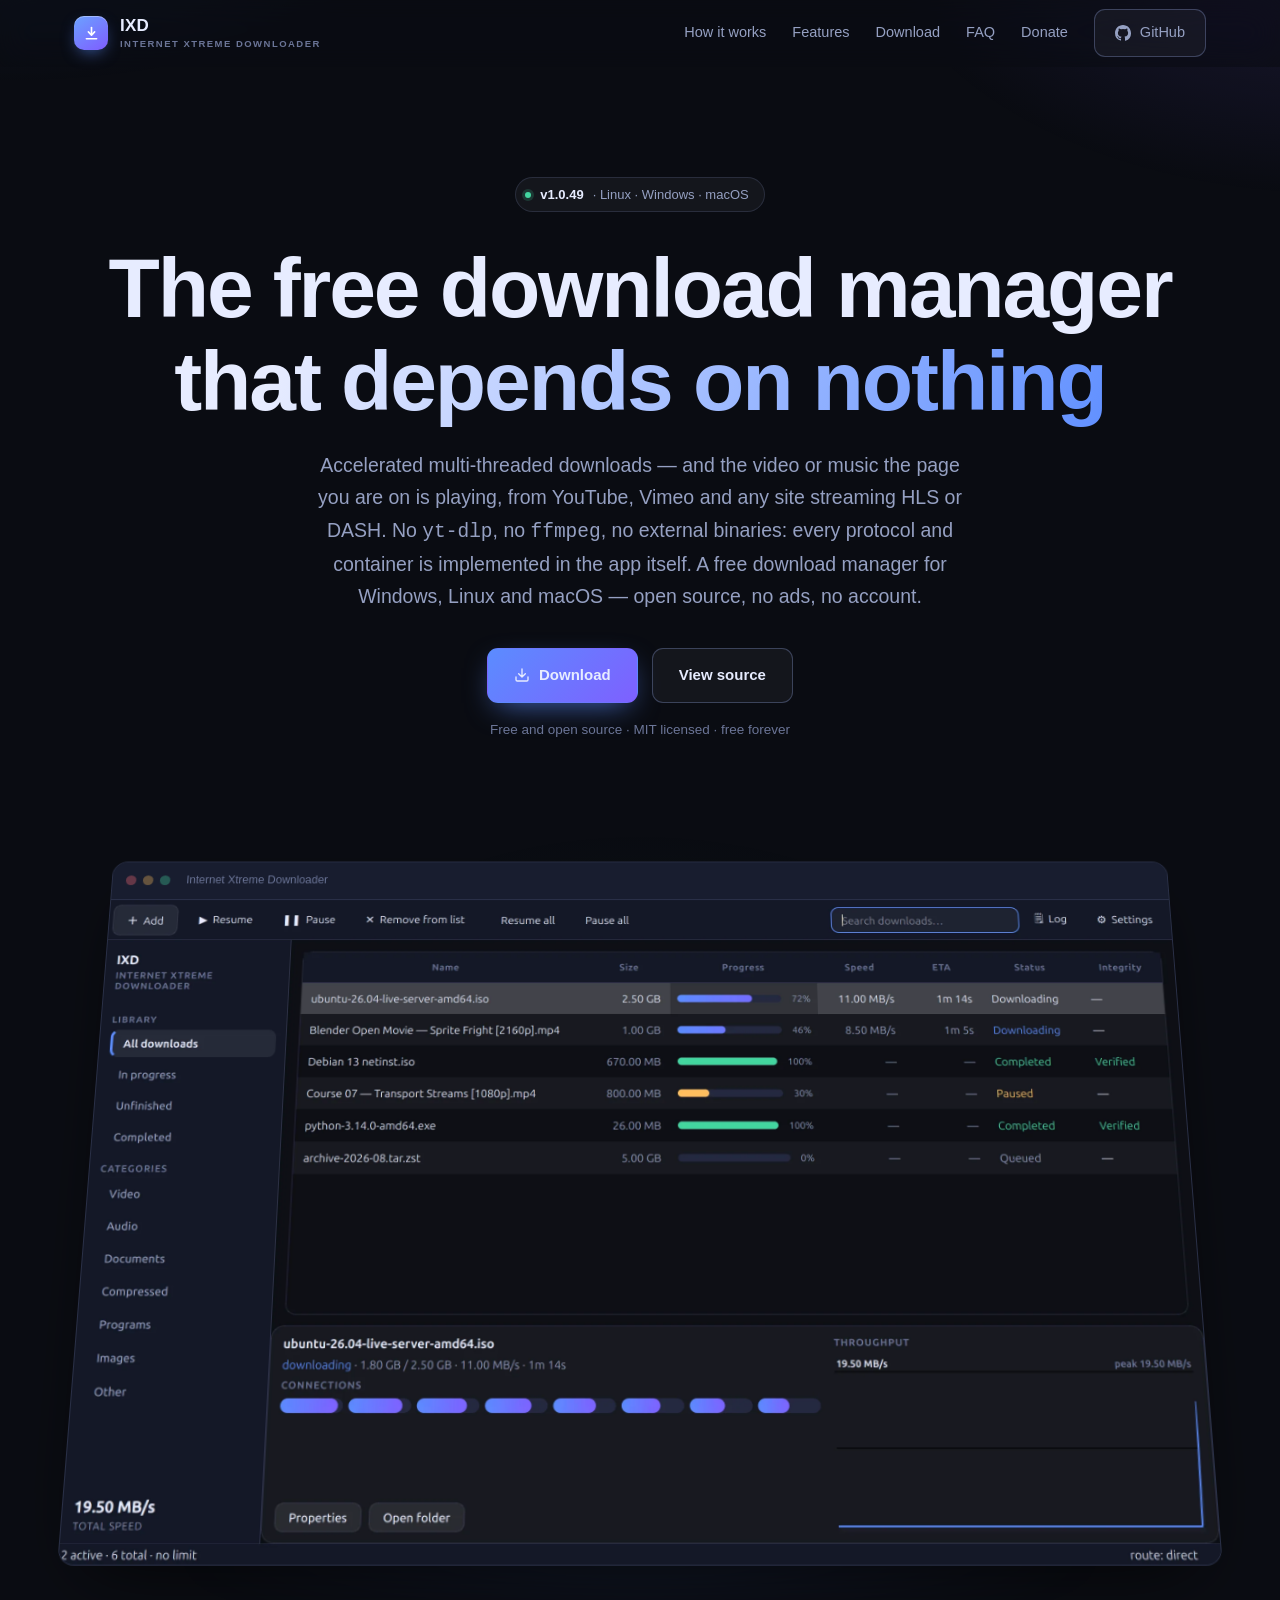
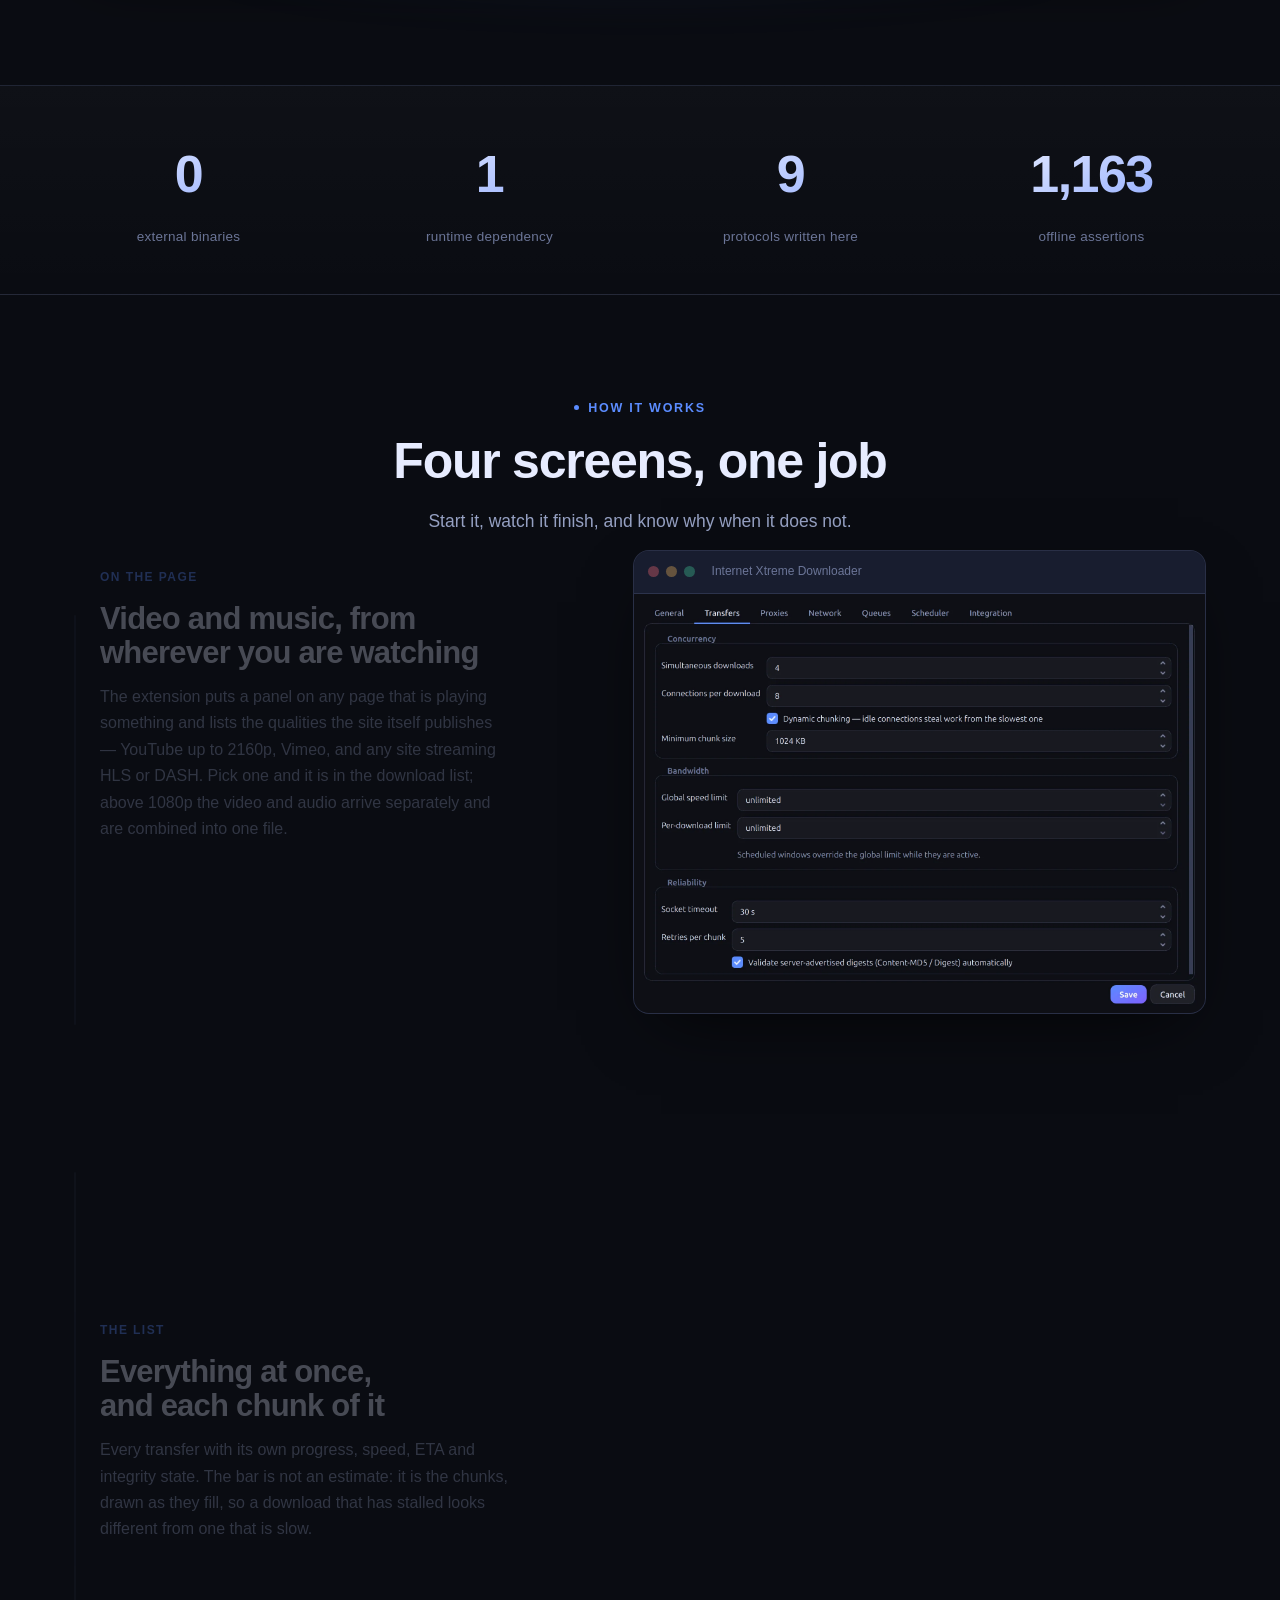
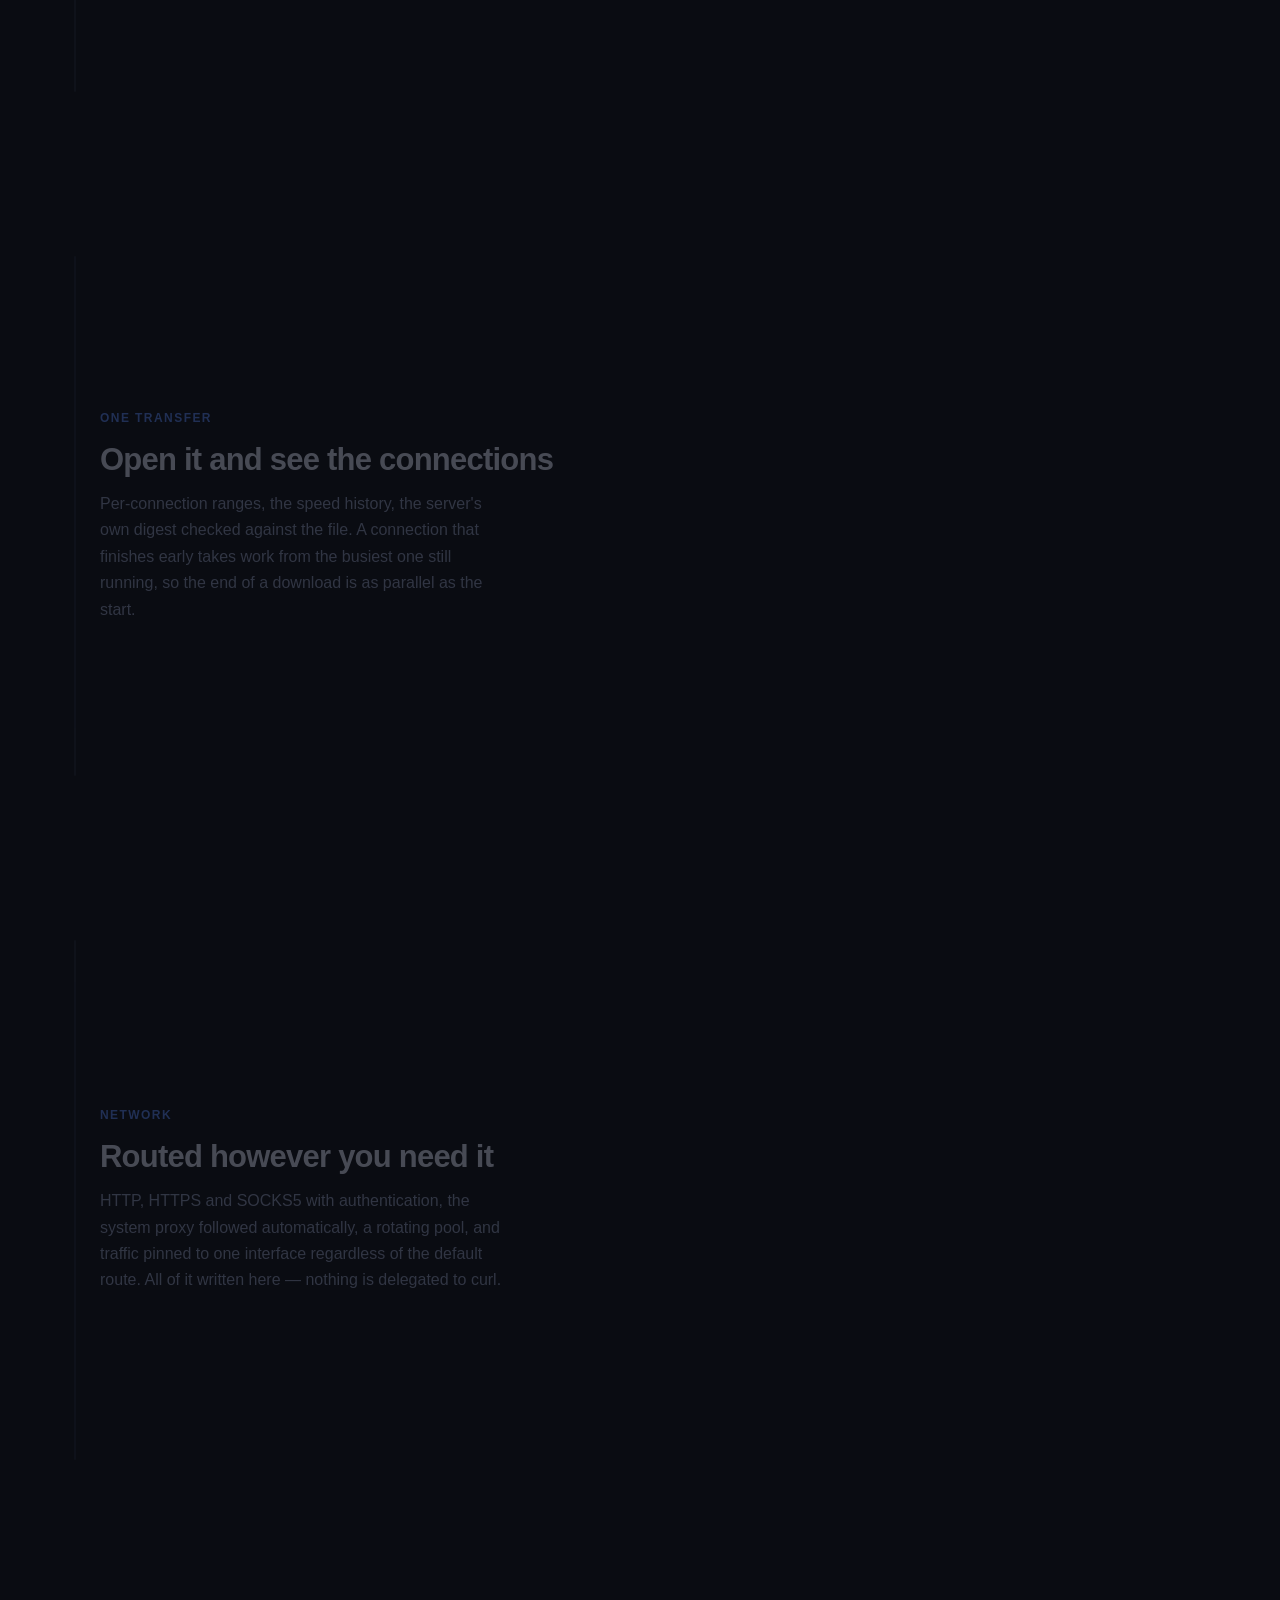
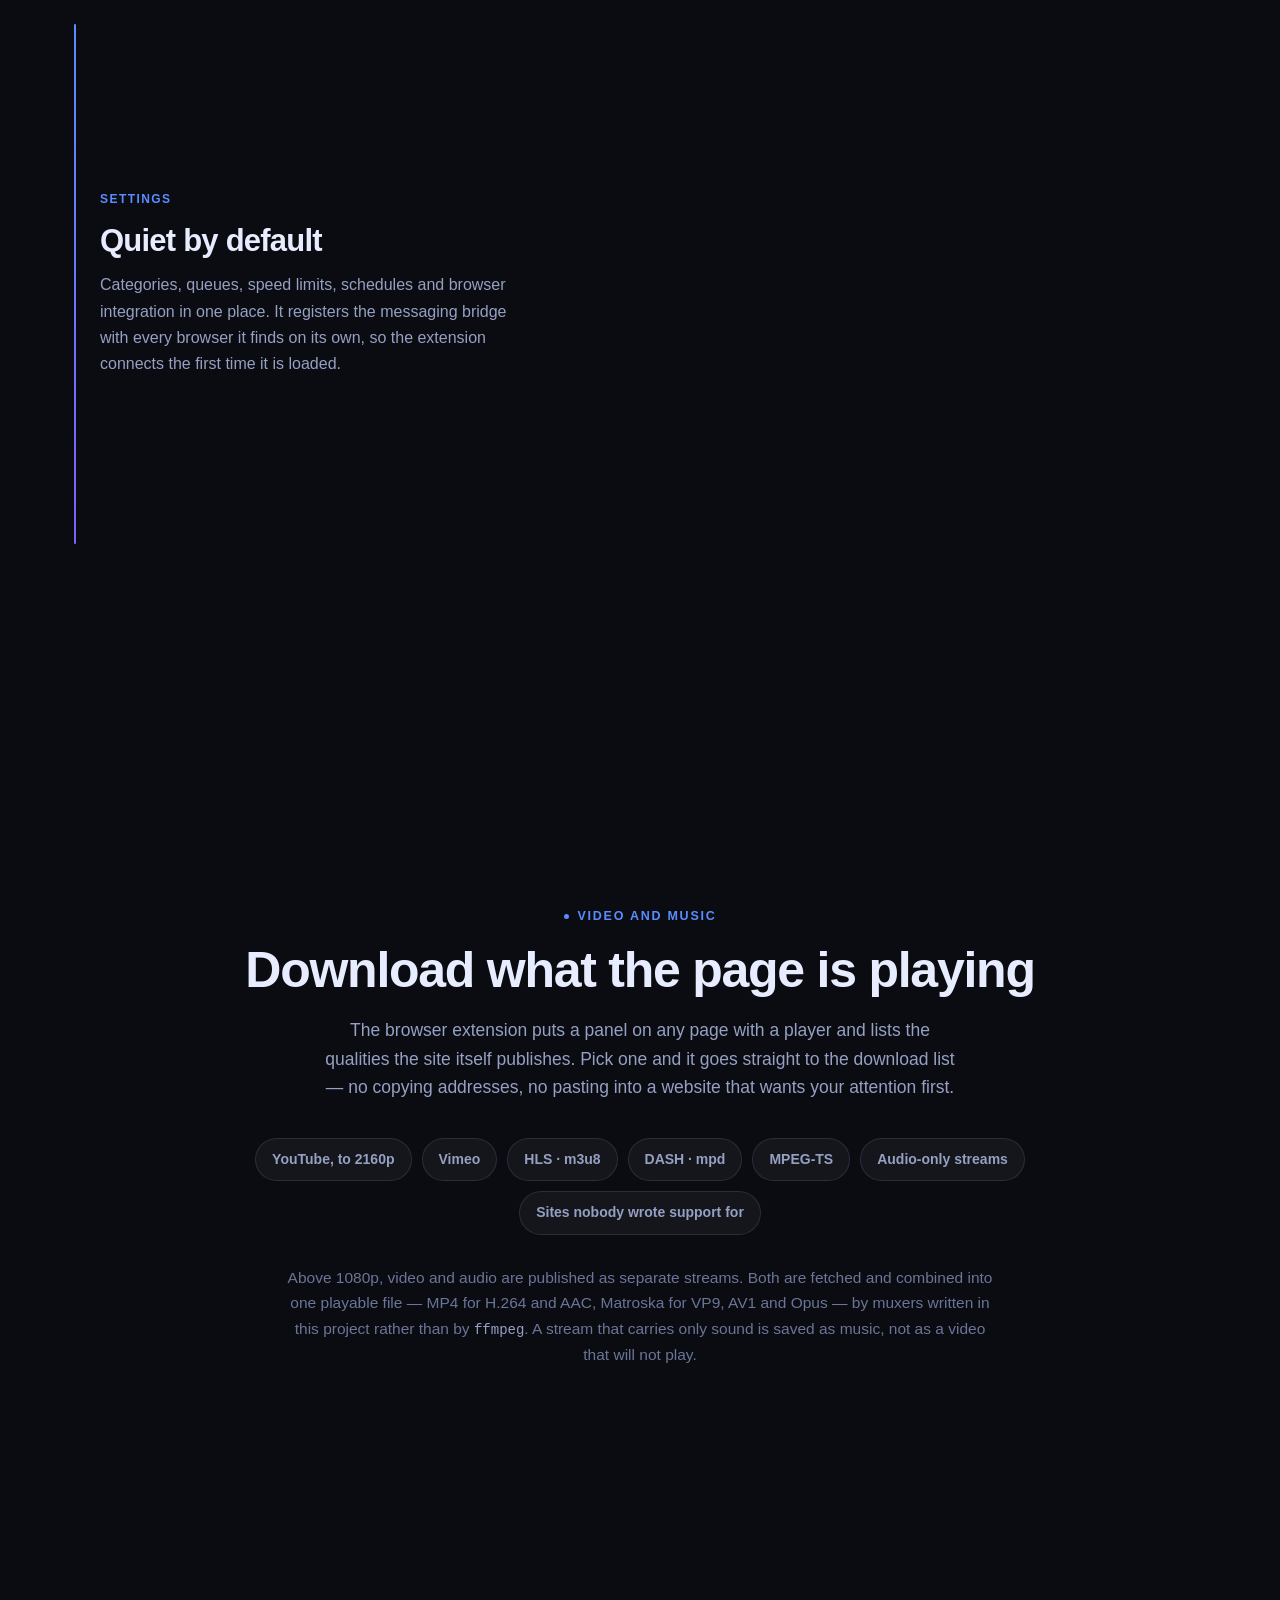
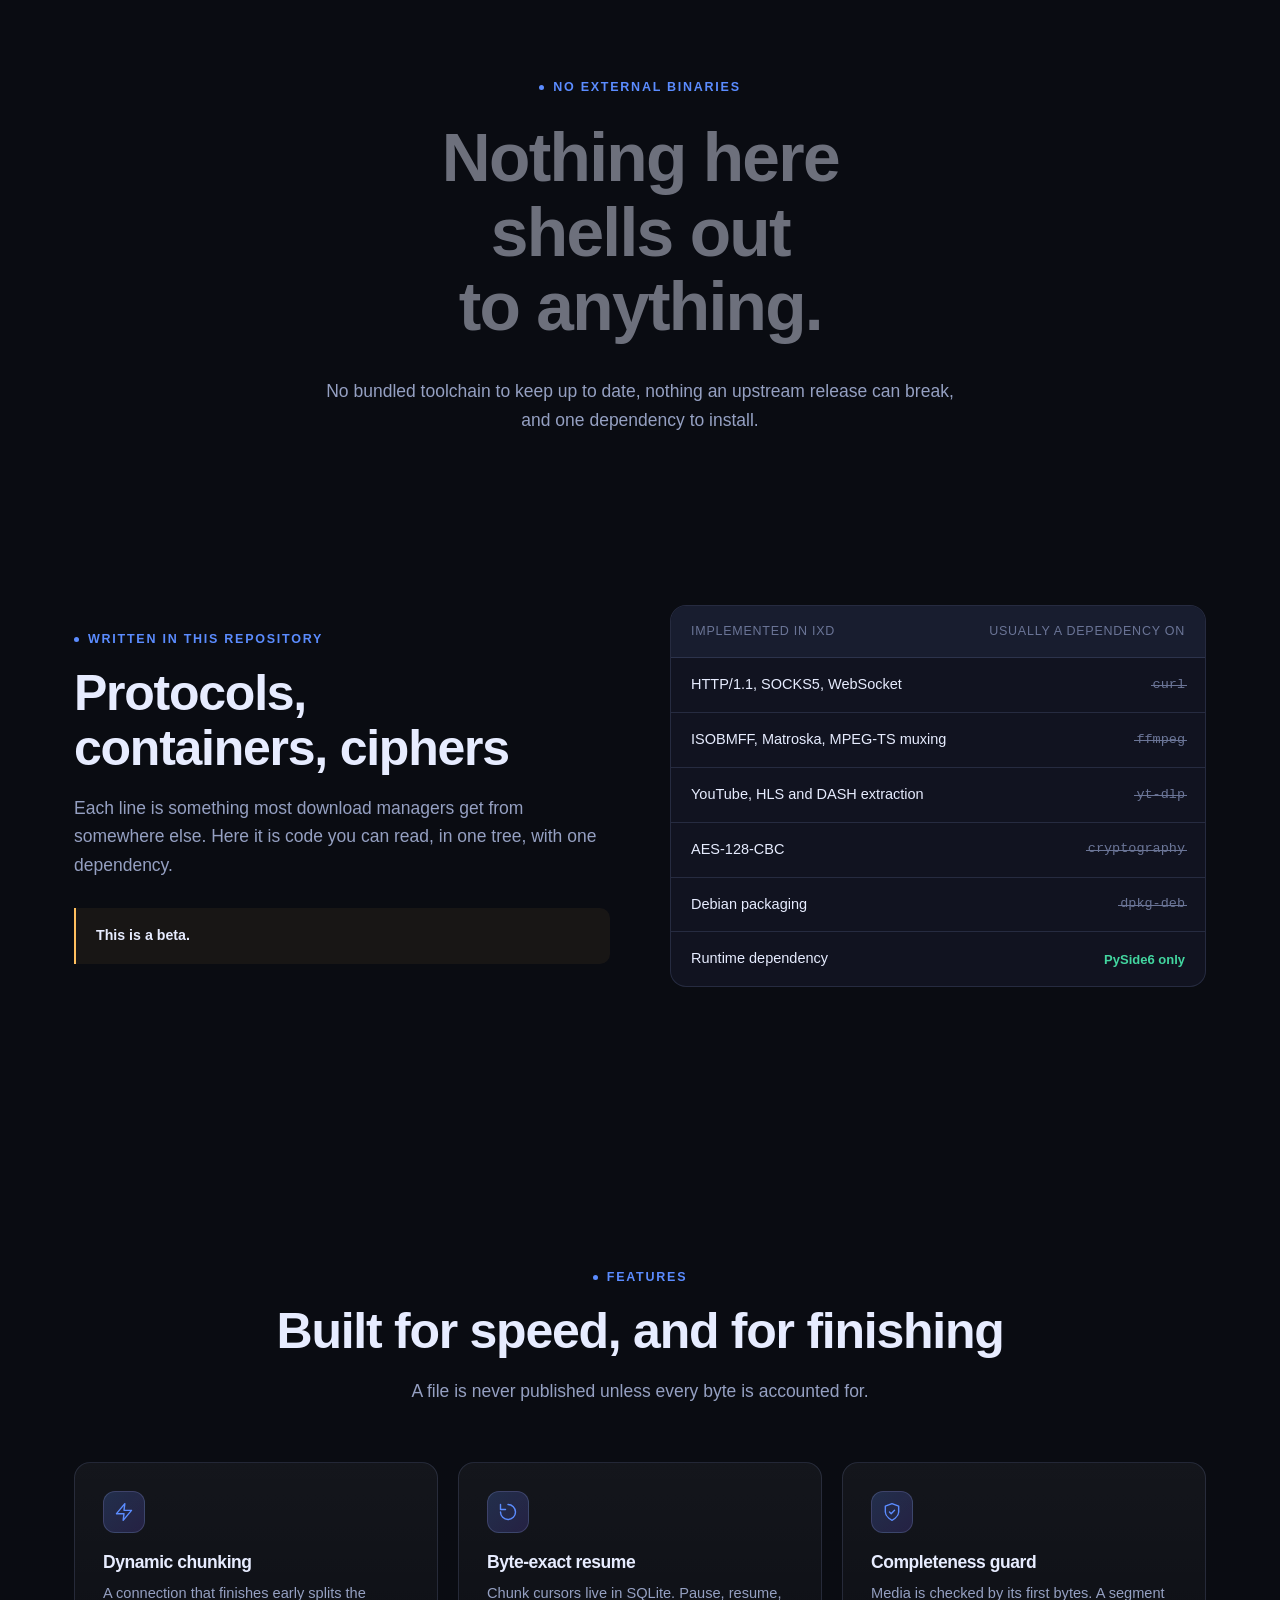
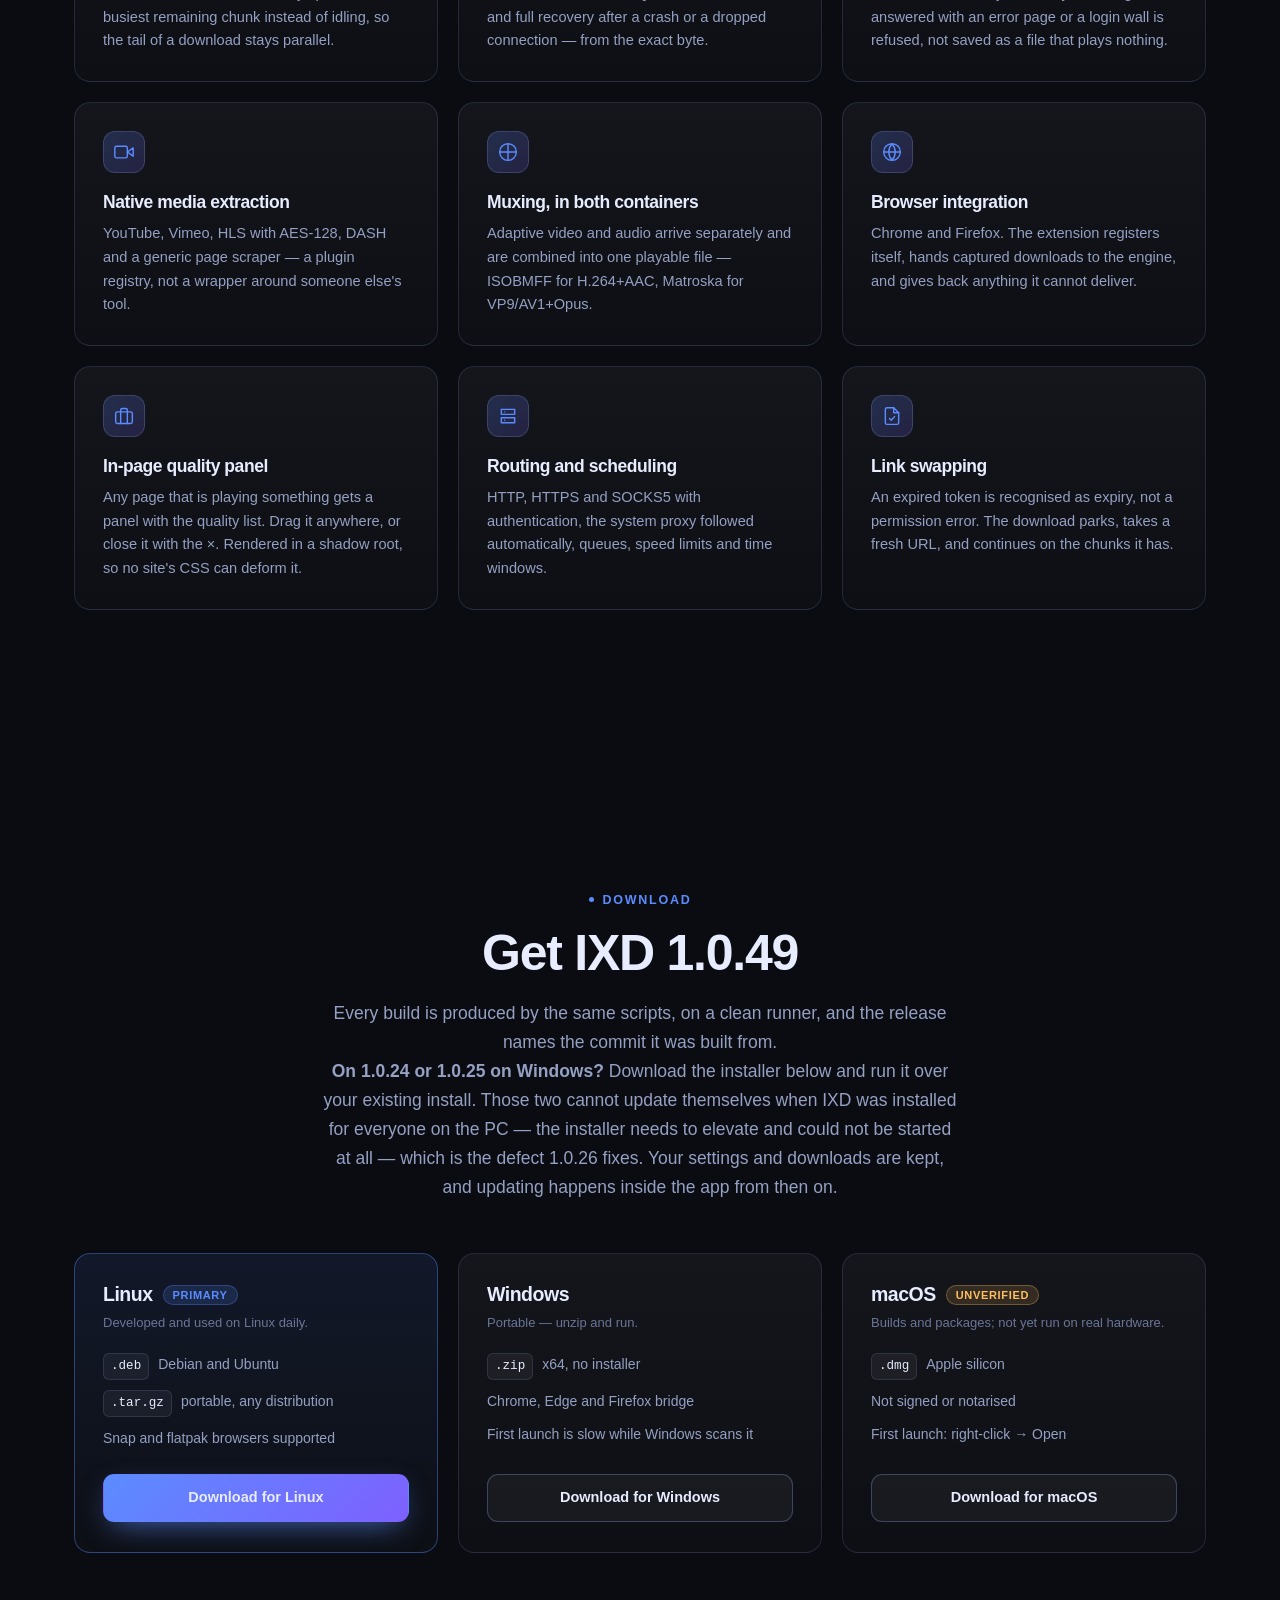
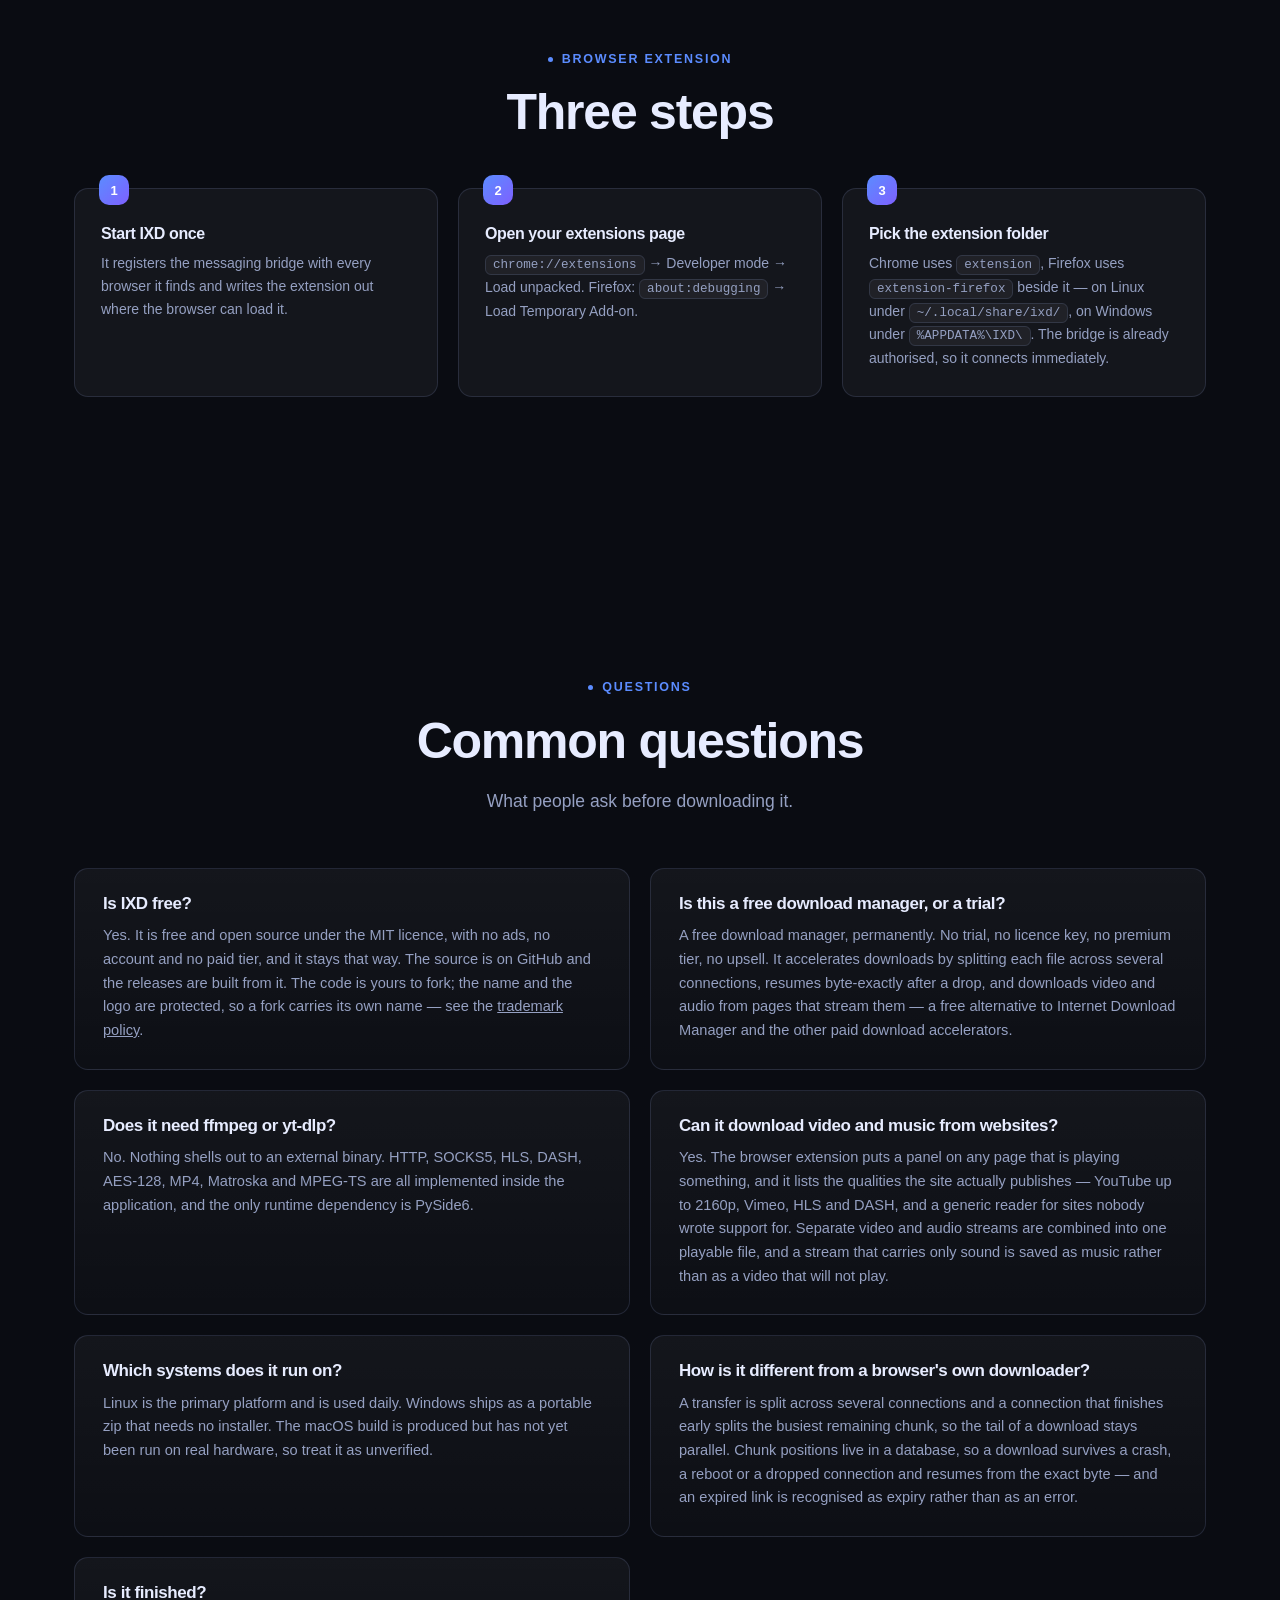
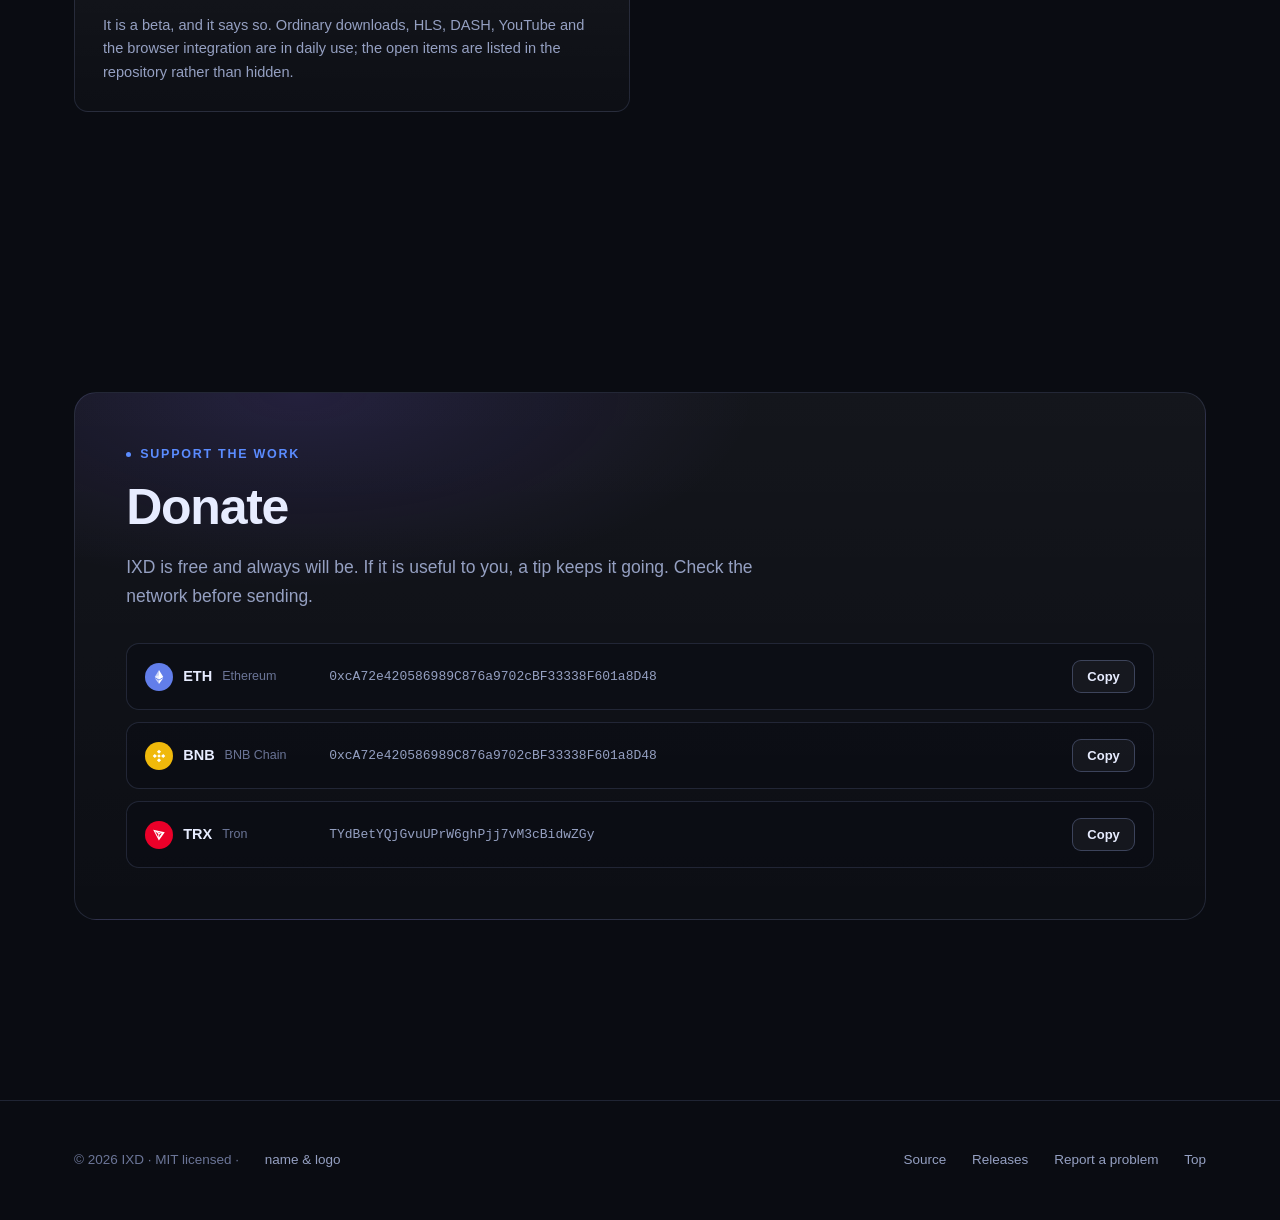
<file: docs/index.html>
<!doctype html>
<html lang="en">
<head>
<meta charset="utf-8">
<meta name="viewport" content="width=device-width, initial-scale=1">

<title>Internet Xtreme Downloader — free download manager for Windows, Linux, macOS</title>
<meta name="description" content="IXD is a free, open-source download manager: multi-threaded accelerated downloads, byte-exact resume, and video downloading from YouTube, HLS and DASH — with no yt-dlp, no ffmpeg and no external binaries.">
<link rel="canonical" href="https://arminmacx.github.io/IXD/">
<meta name="google-site-verification" content="10OOaHnpKJ4Z0nqPF7Cst3DYaQGyVqNV3wsin5ofk28">
<meta name="robots" content="index, follow, max-image-preview:large, max-snippet:-1">
<meta name="author" content="Armin">
<meta name="theme-color" content="#0d0f16">
<meta name="color-scheme" content="dark">

<link rel="icon" href="favicon.ico" sizes="any">
<link rel="apple-touch-icon" href="icon.png">
<!-- The hero shot is the largest paint on the page, and how fast it lands is
     something search engines measure. WebP where it is understood, PNG where
     it is not; a browser without WebP ignores the preload on its type. -->
<link rel="preload" as="image" href="screenshot-main.webp" type="image/webp" fetchpriority="high">

<meta property="og:site_name" content="Internet Xtreme Downloader">
<meta property="og:title" content="Internet Xtreme Downloader — the download manager that depends on nothing">
<meta property="og:description" content="Multi-threaded transfers, byte-exact resume and native video extraction from YouTube, HLS and DASH. No yt-dlp, no ffmpeg, no external binaries.">
<meta property="og:type" content="website">
<meta property="og:url" content="https://arminmacx.github.io/IXD/">
<meta property="og:locale" content="en_US">
<meta property="og:image" content="https://arminmacx.github.io/IXD/screenshot-main.png">
<meta property="og:image:width" content="2480">
<meta property="og:image:height" content="1520">
<meta property="og:image:alt" content="The IXD main window: category sidebar, download list with per-chunk progress, and a live speed graph.">
<meta name="twitter:card" content="summary_large_image">
<meta name="twitter:title" content="Internet Xtreme Downloader — the download manager that depends on nothing">
<meta name="twitter:description" content="Multi-threaded transfers, byte-exact resume and native video extraction. No yt-dlp, no ffmpeg, no external binaries.">
<meta name="twitter:image" content="https://arminmacx.github.io/IXD/screenshot-main.png">

<script type="application/ld+json">
{
  "@context": "https://schema.org",
  "@graph": [
    {
      "@type": "SoftwareApplication",
      "@id": "https://arminmacx.github.io/IXD/#app",
      "name": "Internet Xtreme Downloader",
      "alternateName": "IXD",
      "applicationCategory": "UtilitiesApplication",
      "applicationSubCategory": "Download manager",
      "operatingSystem": "Linux, Windows 10/11, macOS",
      "softwareVersion": "1.0.49",
      "url": "https://arminmacx.github.io/IXD/",
      "downloadUrl": "https://github.com/arminmacx/IXD/releases/latest",
      "installUrl": "https://github.com/arminmacx/IXD/releases/latest",
      "softwareHelp": "https://github.com/arminmacx/IXD",
      "license": "https://opensource.org/licenses/MIT",
      "isAccessibleForFree": true,
      "screenshot": "https://arminmacx.github.io/IXD/screenshot-main.png",
      "description": "A free, open-source download manager with multi-threaded transfers, byte-exact resume, browser integration and native media extraction from YouTube, HLS and DASH. Every protocol and container is implemented in the application itself: no yt-dlp, no ffmpeg and no external binaries.",
      "featureList": [
        "Multi-threaded downloads with dynamic chunking",
        "Byte-exact pause, resume and crash recovery",
        "Video downloading from YouTube, Vimeo, HLS and DASH",
        "Muxing to MP4 and Matroska without ffmpeg",
        "Chrome and Firefox browser integration",
        "HTTP, HTTPS and SOCKS5 proxies, queues and speed limits"
      ],
      "offers": {
        "@type": "Offer",
        "price": "0",
        "priceCurrency": "USD"
      },
      "author": {
        "@type": "Person",
        "name": "Armin",
        "url": "https://github.com/arminmacx"
      }
    },
    {
      "@type": "FAQPage",
      "@id": "https://arminmacx.github.io/IXD/#faq",
      "mainEntity": [
        {
          "@type": "Question",
          "name": "Is IXD free?",
          "acceptedAnswer": {
            "@type": "Answer",
            "text": "Yes. It is free and open source under the MIT licence, with no ads, no account and no paid tier, and it stays that way. The source is on GitHub and the releases are built from it. The code is yours to fork; the name and the logo are protected, so a fork carries its own name."
          }
        },
        {
          "@type": "Question",
          "name": "Is this a free download manager, or a trial?",
          "acceptedAnswer": {
            "@type": "Answer",
            "text": "A free download manager, permanently. There is no trial, no licence key, no premium tier and no upsell. It accelerates downloads by splitting each file across several connections, resumes them byte-exactly after a drop, and downloads video and audio from pages that stream them. It is a free alternative to Internet Download Manager and to the other paid download accelerators."
          }
        },
        {
          "@type": "Question",
          "name": "Does it need ffmpeg or yt-dlp?",
          "acceptedAnswer": {
            "@type": "Answer",
            "text": "No. Nothing shells out to an external binary. HTTP, SOCKS5, HLS, DASH, AES-128, MP4, Matroska and MPEG-TS are all implemented inside the application, and the only runtime dependency is PySide6."
          }
        },
        {
          "@type": "Question",
          "name": "Can it download video and music from websites?",
          "acceptedAnswer": {
            "@type": "Answer",
            "text": "Yes. The browser extension puts a panel on any page that is playing something, and it lists the qualities the site actually publishes — YouTube up to 2160p, Vimeo, HLS and DASH, and a generic reader for sites nobody wrote support for. Separate video and audio streams are combined into one playable file, and a stream that carries only sound is saved as music rather than as a video that will not play."
          }
        },
        {
          "@type": "Question",
          "name": "Which systems does it run on?",
          "acceptedAnswer": {
            "@type": "Answer",
            "text": "Linux is the primary platform and is used daily. Windows ships as a portable zip that needs no installer. The macOS build is produced but has not yet been run on real hardware, so treat it as unverified."
          }
        },
        {
          "@type": "Question",
          "name": "How is it different from a browser's own downloader?",
          "acceptedAnswer": {
            "@type": "Answer",
            "text": "A transfer is split across several connections and a connection that finishes early splits the busiest remaining chunk, so the tail of a download stays parallel. Chunk positions live in a database, so a download survives a crash, a reboot or a dropped connection and resumes from the exact byte — and an expired link is recognised as expiry rather than as an error."
          }
        },
        {
          "@type": "Question",
          "name": "Is it finished?",
          "acceptedAnswer": {
            "@type": "Answer",
            "text": "It is a beta, and it says so. Ordinary downloads, HLS, DASH, YouTube and the browser integration are in daily use; the open items are listed in the repository rather than hidden."
          }
        }
      ]
    },
    {
      "@type": "WebSite",
      "@id": "https://arminmacx.github.io/IXD/#site",
      "url": "https://arminmacx.github.io/IXD/",
      "name": "Internet Xtreme Downloader",
      "inLanguage": "en",
      "about": { "@id": "https://arminmacx.github.io/IXD/#app" }
    }
  ]
}
</script>

<style>
/* =====================================================================
   Internet Xtreme Downloader — one page, no external request of any kind.
   Palette taken from the application's own theme (ui/theme.py).

   The motion here is *scroll-driven*: one requestAnimationFrame loop writes
   a 0→1 progress number onto the elements that want one, and CSS does the
   rest through calc(). Nothing animates a property that costs layout, and
   the whole lot switches off under prefers-reduced-motion.
   ===================================================================== */
:root{
  --bg:#0a0c12; --bg-2:#0d0f16; --surface:#141827; --surface-2:#181d2f;
  --glass:rgba(255,255,255,.045); --glass-2:rgba(255,255,255,.08);
  --line:rgba(150,170,230,.16); --line-2:rgba(150,170,230,.30);
  --text:#e7ecff; --dim:#95a0c2; --faint:#6b7597;
  --accent:#5b8cff; --accent-2:#7e60ff; --good:#43d6a0; --warn:#ffbf5e;
  --radius:16px; --maxw:1180px;
  --shadow:0 24px 70px -28px rgba(0,0,0,.85);
  --ease:cubic-bezier(.22,.68,0,1);
}
*{box-sizing:border-box}
html{scroll-behavior:smooth;-webkit-text-size-adjust:100%}
body{
  margin:0; background:var(--bg); color:var(--text);
  font:400 16px/1.65 -apple-system,BlinkMacSystemFont,"Segoe UI",Inter,Roboto,"Helvetica Neue",Arial,sans-serif;
  -webkit-font-smoothing:antialiased; overflow-x:hidden;
}
/* The lights behind everything, drifting slowly enough to read as depth. */
body::before{
  content:""; position:fixed; inset:-15%; pointer-events:none; z-index:0;
  background:
    radial-gradient(900px 520px at 12% -8%, rgba(91,140,255,.20), transparent 60%),
    radial-gradient(760px 460px at 92% 4%, rgba(126,96,255,.16), transparent 62%),
    radial-gradient(700px 500px at 50% 108%, rgba(67,214,160,.07), transparent 60%);
  animation:drift 34s ease-in-out infinite alternate;
  will-change:transform;
}
@keyframes drift{
  0%{transform:translate3d(0,0,0) scale(1)}
  50%{transform:translate3d(-1.6%,1.2%,0) scale(1.05)}
  100%{transform:translate3d(1.8%,-1%,0) scale(1.02)}
}
.wrap{max-width:var(--maxw);margin:0 auto;padding:0 24px;position:relative;z-index:1}
a{color:inherit}
h1,h2,h3{line-height:1.1;margin:0;letter-spacing:-.025em;text-wrap:balance}
p{margin:0}
code,.mono{font-family:ui-monospace,SFMono-Regular,Menlo,Consolas,"Liberation Mono",monospace}
:focus-visible{outline:2px solid var(--accent);outline-offset:3px;border-radius:6px}

/* ---------- nav ---------- */
header{
  position:sticky; top:0; z-index:50;
  background:rgba(10,12,18,.6); backdrop-filter:blur(16px) saturate(150%);
  -webkit-backdrop-filter:blur(16px) saturate(150%);
  border-bottom:1px solid transparent; transition:border-color .3s, background .3s;
}
header.stuck{border-bottom-color:var(--line); background:rgba(10,12,18,.86)}
.progress{
  position:absolute; left:0; right:0; bottom:-1px; height:2px; transform-origin:0 50%;
  transform:scaleX(var(--read,0));
  background:linear-gradient(90deg,var(--accent),var(--accent-2));
  opacity:0; transition:opacity .3s;
}
header.stuck .progress{opacity:1}
.nav{display:flex;align-items:center;gap:28px;height:66px}
/* The lockup. The mark is drawn rather than loaded: at this size a raster
   icon is soft on an ordinary screen and heavy on a dense one, and drawing it
   lets it carry the same gradient as everything else on the page.
   The wordmark and the name are set on one leading, with the name in small
   caps — two lines of ordinary text at two sizes read as a paragraph that has
   gone wrong, which is what made this corner look untidy. */
.brand{display:inline-flex;align-items:center;gap:12px;text-decoration:none}
.mark{
  width:34px;height:34px;border-radius:10px;flex:none;display:grid;place-items:center;
  background:linear-gradient(145deg,#6d9bff 10%,var(--accent-2) 95%);
  box-shadow:0 6px 18px -7px rgba(91,140,255,.9), inset 0 1px 0 rgba(255,255,255,.35);
  transition:transform .45s var(--ease), box-shadow .45s;
}
.brand:hover .mark{transform:translateY(-1px);box-shadow:0 11px 24px -7px rgba(91,140,255,1)}
.mark svg{width:17px;height:17px;display:block;color:#fff}
.word{display:flex;flex-direction:column;gap:5px;line-height:1}
.word b{font-size:17px;font-weight:700;letter-spacing:.01em}
.word small{
  font-size:9.5px;font-weight:600;letter-spacing:.155em;text-transform:uppercase;
  color:var(--faint);transition:color .25s;
}
.brand:hover .word small{color:var(--dim)}
@media(max-width:420px){.word small{display:none}}
.nav-links{display:flex;gap:26px;margin-left:auto;align-items:center}
.nav-links a{color:var(--dim);text-decoration:none;font-size:14.5px;font-weight:500;transition:color .18s;position:relative}
.nav-links a:not(.btn)::after{
  content:"";position:absolute;left:0;right:0;bottom:-6px;height:1px;background:var(--accent);
  transform:scaleX(0);transform-origin:0 50%;transition:transform .24s var(--ease);
}
.nav-links a:not(.btn):hover::after{transform:scaleX(1)}
.nav-links a:hover{color:var(--text)}
.btn{
  display:inline-flex;align-items:center;gap:9px;justify-content:center;
  padding:11px 20px;border-radius:11px;font-size:14.5px;font-weight:600;
  text-decoration:none;border:1px solid var(--line-2);color:var(--text);
  background:var(--glass); transition:transform .2s var(--ease), background .2s, border-color .2s, box-shadow .25s;
  white-space:nowrap;position:relative;overflow:hidden;
}
.btn::after{
  content:"";position:absolute;top:0;bottom:0;left:-60%;width:45%;
  background:linear-gradient(100deg,transparent,rgba(255,255,255,.16),transparent);
  transform:skewX(-18deg);transition:left .6s var(--ease);pointer-events:none;
}
.btn:hover::after{left:130%}
.btn:hover{transform:translateY(-2px);background:var(--glass-2);border-color:rgba(150,170,230,.45)}
.btn:active{transform:translateY(0)}
.btn-primary{
  border-color:transparent;
  background:linear-gradient(135deg,var(--accent),var(--accent-2));
  box-shadow:0 10px 30px -10px rgba(91,140,255,.75);
}
.btn-primary:hover{box-shadow:0 20px 44px -14px rgba(91,140,255,.95);background:linear-gradient(135deg,#6b98ff,#8b71ff)}
.btn svg{width:16px;height:16px;flex:none}
@media(max-width:860px){.nav-links a:not(.btn){display:none}}

/* ---------- hero ---------- */
.hero{padding:110px 0 30px;text-align:center;position:relative}
.pill{
  display:inline-flex;align-items:center;gap:9px;padding:6px 15px 6px 9px;
  border:1px solid var(--line);border-radius:999px;background:var(--glass);
  font-size:13px;color:var(--dim);margin-bottom:30px;
  text-decoration:none;transition:border-color .2s, background .2s, transform .2s var(--ease);
}
.pill:hover{border-color:var(--line-2);background:var(--glass-2);transform:translateY(-1px)}
.pill b{color:var(--text);font-weight:600}
.dot{
  width:6px;height:6px;border-radius:50%;background:var(--good);
  box-shadow:0 0 0 3px rgba(67,214,160,.18);animation:beat 2.6s ease-in-out infinite;
}
@keyframes beat{
  0%,100%{box-shadow:0 0 0 3px rgba(67,214,160,.18)}
  50%{box-shadow:0 0 0 8px rgba(67,214,160,0)}
}
h1{font-size:clamp(40px,7.4vw,84px);font-weight:700;margin-bottom:22px}
/* Each line is wiped upward into place. A mask rather than a fade: text that
   arrives from behind an edge reads as deliberate, where a fade reads as a
   page that has not finished loading. */
.line{display:block;overflow:hidden;padding-bottom:.06em;margin-bottom:-.06em}
.line > span{
  display:block;transform:translateY(105%);
  animation:wipe 1.05s var(--ease) forwards;
}
.line.l1 > span{animation-delay:.06s}
.line.l2 > span{animation-delay:.17s}
@keyframes wipe{to{transform:none}}
.grad{
  background:linear-gradient(112deg,#e7ecff 8%,var(--accent) 42%,var(--accent-2) 68%,#e7ecff 96%);
  background-size:230% 100%;
  -webkit-background-clip:text;background-clip:text;color:transparent;
  animation:sweep 11s ease-in-out infinite;
}
@keyframes sweep{0%,100%{background-position:0% 50%}50%{background-position:100% 50%}}
.lede{max-width:660px;margin:0 auto;color:var(--dim);font-size:clamp(16px,2.1vw,19.5px)}
.cta{display:flex;gap:14px;justify-content:center;flex-wrap:wrap;margin-top:36px}
.cta .btn{padding:14px 26px;font-size:15px}
.cta .btn-primary svg{transition:transform .35s var(--ease)}
.cta .btn-primary:hover svg{transform:translateY(3px)}
.under{margin-top:16px;color:var(--faint);font-size:13.5px}
.rise{opacity:0;animation:rise .9s var(--ease) forwards}
.rise.d1{animation-delay:.02s}.rise.d2{animation-delay:.34s}
.rise.d3{animation-delay:.44s}.rise.d4{animation-delay:.54s}
@keyframes rise{from{opacity:0;transform:translateY(18px)}to{opacity:1;transform:none}}

/* The application, tilted back and coming upright as the page is scrolled.
   --p is written by the scroll loop; with no script it stays 1 and the frame
   simply sits flat, which is the correct resting state. */
.stage{margin:64px auto 0;max-width:1120px;perspective:1600px;position:relative}
.stage::after{
  content:"";position:absolute;left:6%;right:6%;bottom:-40px;height:90px;
  background:radial-gradient(closest-side,rgba(91,140,255,.34),transparent);
  filter:blur(26px);opacity:calc(.35 + var(--p,1) * .65);
}
.stage .frame{
  transform-origin:50% 8%;
  transform:
    rotateX(calc((1 - var(--p,1)) * 13deg))
    scale(calc(.945 + var(--p,1) * .055))
    translateY(calc((1 - var(--p,1)) * 22px));
  will-change:transform;
}
.frame{
  border:1px solid var(--line);border-radius:var(--radius);overflow:hidden;
  background:var(--surface);box-shadow:var(--shadow);position:relative;z-index:1;
}
.bar{display:flex;align-items:center;gap:7px;padding:11px 14px;background:var(--surface-2);border-bottom:1px solid var(--line)}
.bar i{width:11px;height:11px;border-radius:50%;background:#2b3350;display:block}
.bar i:first-child{background:#ff6c7a55}.bar i:nth-child(2){background:#ffbf5e55}.bar i:nth-child(3){background:#43d6a055}
.bar em{margin-left:10px;font-style:normal;color:var(--faint);font-size:12px}
.frame img{display:block;width:100%;height:auto}

/* ---------- the number band ---------- */
.band{
  margin-top:120px;border-top:1px solid var(--line);border-bottom:1px solid var(--line);
  background:linear-gradient(180deg,rgba(255,255,255,.02),transparent);
}
.figures{display:grid;grid-template-columns:repeat(4,1fr);gap:24px;padding:46px 0}
@media(max-width:820px){.figures{grid-template-columns:repeat(2,1fr);gap:34px;padding:38px 0}}
.figure{text-align:center}
.figure b{
  display:block;font-size:clamp(32px,4.6vw,52px);font-weight:700;letter-spacing:-.03em;
  font-variant-numeric:tabular-nums;
  background:linear-gradient(150deg,#fff,#9fb6ff 70%);
  -webkit-background-clip:text;background-clip:text;color:transparent;
}
.figure span{display:block;margin-top:8px;color:var(--faint);font-size:13.5px;letter-spacing:.02em}

/* ---------- sections ---------- */
section{padding:clamp(80px,11vw,140px) 0;position:relative;z-index:1}
.eyebrow{
  color:var(--accent);font-size:12.5px;font-weight:650;letter-spacing:.14em;
  text-transform:uppercase;margin-bottom:16px;display:flex;align-items:center;gap:9px;
}
.center .eyebrow{justify-content:center}
.eyebrow::before{content:"";width:5px;height:5px;border-radius:50%;background:var(--accent);flex:none}
h2{font-size:clamp(30px,4.6vw,50px);font-weight:700;margin-bottom:18px}
.sub{color:var(--dim);max-width:640px;font-size:clamp(15.5px,1.9vw,17.5px)}
.center{text-align:center}.center .sub{margin:0 auto}

/* ---------- the statement ---------- */
.statement{text-align:center;padding:clamp(90px,14vw,170px) 0}
.statement h2{
  font-size:clamp(34px,6.4vw,72px);max-width:15ch;margin:0 auto 26px;
  /* Scrubbed: the line settles as it comes up the screen. */
  transform:scale(calc(.94 + var(--p,1) * .06));
  opacity:calc(.45 + var(--p,1) * .55);
}
.statement .sub{margin:0 auto}

/* ---------- pinned walkthrough ---------- */
.story{padding-top:clamp(60px,8vw,110px)}
.story-grid{display:grid;grid-template-columns:minmax(0,1fr) minmax(0,1.15fr);gap:60px;align-items:start}
@media(max-width:940px){.story-grid{grid-template-columns:1fr;gap:0}}
.story-media{position:sticky;top:104px;order:2;z-index:2}
/* In one column the captions scroll *under* the pinned frame, so the frame
   has to own its band of the screen: a z-index of its own and a ground
   colour behind it, fading out below. Without both, the caption on its way
   past is drawn straight over the screenshot. */
@media(max-width:940px){
  .story-media{
    order:0;top:70px;margin-bottom:20px;padding:10px 0 20px;
    background:linear-gradient(180deg,var(--bg) 0%,var(--bg) 82%,rgba(10,12,18,0) 100%);
  }
  /* And it may not take the whole screen: the caption it belongs to has to
     be readable at the same time. */
  .shots img{max-height:40vh;object-fit:contain;object-position:top center;background:var(--surface)}
}
.shots{position:relative}
.shots picture{display:contents}
.shots img{
  opacity:0;transform:scale(1.015);
  transition:opacity .7s var(--ease), transform .7s var(--ease);
}
.shots img:not(.on){position:absolute;top:0;left:0;right:0;bottom:auto;pointer-events:none}
.shots img.on{opacity:1;transform:none;position:relative}
.story-copy{order:1;display:grid}
.step{
  min-height:76vh;display:flex;flex-direction:column;justify-content:center;
  padding-left:26px;position:relative;
  opacity:.28;transition:opacity .5s var(--ease);
}
@media(max-width:940px){.step{min-height:52vh;padding-left:22px}}
.step.live{opacity:1}
/* The first caption sits high in its block, so the column is not empty while
   the section is being entered. */
.step:first-child{min-height:60vh;justify-content:flex-start;padding-top:2vh}
@media(max-width:940px){.step:first-child{min-height:auto;padding-top:0}}
/* The rail down the side, filling as each step is reached. */
.step::before{
  content:"";position:absolute;left:0;top:12%;bottom:12%;width:2px;border-radius:2px;
  background:rgba(150,170,230,.14);
}
.step::after{
  content:"";position:absolute;left:0;top:12%;width:2px;height:0;border-radius:2px;
  background:linear-gradient(180deg,var(--accent),var(--accent-2));
  transition:height .55s var(--ease);
}
.step.live::after{height:76%}
.step h3{font-size:clamp(22px,3vw,31px);font-weight:650;margin-bottom:14px}
.step p{color:var(--dim);font-size:16px;max-width:46ch}
.step .tag{
  display:inline-block;margin-bottom:14px;font-size:12px;font-weight:650;letter-spacing:.12em;
  text-transform:uppercase;color:var(--accent);
}

/* ---------- what it can take ---------- */
.formats{
  display:flex;flex-wrap:wrap;gap:10px;justify-content:center;
  margin:36px auto 30px;max-width:820px;
}
.formats span{
  padding:9px 16px;border-radius:999px;border:1px solid var(--line);
  background:var(--glass);color:var(--dim);font-size:14px;font-weight:550;
  transition:border-color .25s, color .25s, transform .25s var(--ease), background .25s;
}
.formats span:hover{
  border-color:rgba(91,140,255,.5);color:var(--text);
  background:var(--glass-2);transform:translateY(-2px);
}
.center-note{margin:0 auto;font-size:15.5px;max-width:720px;color:var(--faint)}
.center-note code{color:var(--dim);font-size:14px}

/* ---------- cards ---------- */
.grid{display:grid;grid-template-columns:repeat(3,1fr);gap:20px;margin-top:56px}
@media(max-width:940px){.grid{grid-template-columns:repeat(2,1fr)}}
@media(max-width:620px){.grid{grid-template-columns:1fr}}
.card{
  padding:28px;border:1px solid var(--line);border-radius:var(--radius);
  background:linear-gradient(180deg,var(--glass),rgba(255,255,255,.015));
  transition:border-color .25s, transform .3s var(--ease), box-shadow .3s;
  position:relative;overflow:hidden;
}
/* A light under the pointer, positioned from the pointer itself. The same
   treatment is on the platform and question cards, so the whole page answers
   the cursor the same way. */
.card::before,.plat::before,.qa::before{
  content:"";position:absolute;inset:0;pointer-events:none;opacity:0;transition:opacity .3s;
  background:radial-gradient(340px circle at var(--mx,50%) var(--my,0%), rgba(91,140,255,.15), transparent 62%);
}
.card:hover::before,.plat:hover::before,.qa:hover::before{opacity:1}
.card:hover{border-color:var(--line-2);transform:translateY(-4px);box-shadow:0 22px 46px -28px rgba(0,0,0,.95)}
.ico{
  width:42px;height:42px;border-radius:12px;display:grid;place-items:center;margin-bottom:20px;
  background:linear-gradient(135deg,rgba(91,140,255,.22),rgba(126,96,255,.18));
  border:1px solid rgba(150,170,230,.22);
  transition:transform .35s var(--ease), border-color .25s;
}
.card:hover .ico{transform:translateY(-2px) scale(1.07);border-color:rgba(91,140,255,.45)}
.ico svg{width:20px;height:20px;stroke:var(--accent);fill:none;stroke-width:1.7;stroke-linecap:round;stroke-linejoin:round}
.card > *,.plat > *,.qa > *{position:relative;z-index:1}
.card h3{font-size:17.5px;font-weight:650;margin-bottom:10px}
.card p{color:var(--dim);font-size:14.6px;line-height:1.62}

/* ---------- implemented here ---------- */
.split{display:grid;grid-template-columns:1fr 1fr;gap:60px;align-items:center}
@media(max-width:900px){.split{grid-template-columns:1fr;gap:40px}}
.tbl{border:1px solid var(--line);border-radius:var(--radius);overflow:hidden;background:rgba(20,24,39,.7)}
.tbl .row{
  display:grid;grid-template-columns:1fr auto;gap:16px;padding:15px 20px;
  border-bottom:1px solid var(--line);font-size:14.5px;align-items:center;
  transition:background .25s;
}
.tbl .row:last-child{border-bottom:0}
.tbl .row:not(.head):hover{background:rgba(91,140,255,.07)}
.tbl .row.head{background:var(--surface-2);color:var(--faint);font-size:12.5px;letter-spacing:.06em;text-transform:uppercase}
/* The dependency is struck through as the row arrives. */
.strike{color:var(--faint);font-family:ui-monospace,Menlo,monospace;font-size:13.5px;position:relative}
.strike::after{
  content:"";position:absolute;left:-2px;right:-2px;top:52%;height:1px;background:currentColor;
  transform:scaleX(0);transform-origin:0 50%;transition:transform .5s var(--ease);
}
.tbl.in .strike::after{transform:scaleX(1)}
.tbl.in .row:nth-child(2) .strike::after{transition-delay:.10s}
.tbl.in .row:nth-child(3) .strike::after{transition-delay:.18s}
.tbl.in .row:nth-child(4) .strike::after{transition-delay:.26s}
.tbl.in .row:nth-child(5) .strike::after{transition-delay:.34s}
.tbl.in .row:nth-child(6) .strike::after{transition-delay:.42s}
.ok{color:var(--good);font-weight:600;font-size:13px;display:inline-flex;align-items:center;gap:7px}
.beta{
  margin-top:28px;padding:16px 20px;border-left:2px solid var(--warn);
  background:rgba(255,191,94,.06);border-radius:0 10px 10px 0;color:var(--dim);font-size:14.2px;
}
.beta b{color:var(--text)}

/* ---------- download ---------- */
.plats{display:grid;grid-template-columns:repeat(3,1fr);gap:20px;margin-top:52px}
@media(max-width:860px){.plats{grid-template-columns:1fr}}
.plat{
  padding:30px 28px;border:1px solid var(--line);border-radius:var(--radius);
  background:linear-gradient(180deg,var(--glass),rgba(255,255,255,.015));display:flex;flex-direction:column;
  position:relative;overflow:hidden;
  transition:transform .3s var(--ease), border-color .25s, box-shadow .3s;
}
.plat:hover{transform:translateY(-4px);border-color:var(--line-2);box-shadow:0 22px 46px -28px rgba(0,0,0,.95)}
.plat.lead{border-color:rgba(91,140,255,.4);background:linear-gradient(180deg,rgba(91,140,255,.10),rgba(255,255,255,.015))}
.plat h3{font-size:19.5px;font-weight:650;margin-bottom:6px;display:flex;align-items:center;gap:10px}
.plat .tagline{color:var(--faint);font-size:13px;margin-bottom:20px}
.plat ul{list-style:none;padding:0;margin:0 0 24px;display:grid;gap:10px}
.plat li{color:var(--dim);font-size:14px;display:flex;gap:9px;align-items:baseline}
.plat li code{color:var(--text);font-size:12.6px;background:rgba(255,255,255,.05);padding:2px 7px;border-radius:6px;border:1px solid var(--line)}
.plat .btn{margin-top:auto;width:100%}
.badge{font-size:11px;font-weight:650;letter-spacing:.06em;text-transform:uppercase;padding:3px 9px;border-radius:999px;background:rgba(91,140,255,.16);color:var(--accent);border:1px solid rgba(91,140,255,.3)}
.badge.warnb{background:rgba(255,191,94,.14);color:var(--warn);border-color:rgba(255,191,94,.3)}

.steps{counter-reset:s;display:grid;grid-template-columns:repeat(3,1fr);gap:20px;margin-top:48px}
@media(max-width:860px){.steps{grid-template-columns:1fr}}
.setup{padding:26px;border:1px solid var(--line);border-radius:14px;background:var(--glass);position:relative;transition:border-color .25s, transform .3s var(--ease)}
.setup:hover{border-color:var(--line-2);transform:translateY(-3px)}
.setup::before{
  counter-increment:s;content:counter(s);
  position:absolute;top:-14px;left:24px;width:30px;height:30px;border-radius:10px;display:grid;place-items:center;
  background:linear-gradient(135deg,var(--accent),var(--accent-2));font-size:13px;font-weight:700;color:#fff;
  transition:transform .35s var(--ease);
}
.setup:hover::before{transform:scale(1.12) rotate(-6deg)}
.setup h3{font-size:16px;margin:10px 0 9px}
.setup p{color:var(--dim);font-size:14px}
.setup code{font-size:12.6px;background:rgba(255,255,255,.05);padding:2px 7px;border-radius:6px;border:1px solid var(--line)}

/* ---------- questions ---------- */
.faq{display:grid;grid-template-columns:1fr 1fr;gap:20px;margin-top:52px}
@media(max-width:820px){.faq{grid-template-columns:1fr}}
.qa{
  padding:26px 28px;border:1px solid var(--line);border-radius:14px;
  background:linear-gradient(180deg,var(--glass),rgba(255,255,255,.015));
  position:relative;overflow:hidden;
  transition:border-color .25s, transform .3s var(--ease);
}
.qa:hover{border-color:var(--line-2);transform:translateY(-3px)}
.qa h3{font-size:17px;font-weight:650;margin-bottom:11px}
.qa p{color:var(--dim);font-size:14.6px;line-height:1.62}

/* ---------- donate ---------- */
.donate{
  border:1px solid var(--line);border-radius:22px;padding:clamp(28px,4vw,52px);
  background:
    radial-gradient(700px 300px at 20% 0%, rgba(126,96,255,.15), transparent 65%),
    linear-gradient(180deg,var(--glass),rgba(255,255,255,.012));
}
.coins{display:grid;gap:12px;margin-top:32px}
.coin{
  display:grid;grid-template-columns:auto 1fr auto;gap:16px;align-items:center;
  padding:16px 18px;border:1px solid var(--line);border-radius:13px;background:rgba(10,12,20,.5);
  transition:border-color .25s, background .25s;
}
.coin:hover{border-color:var(--line-2);background:rgba(14,17,28,.66)}
@media(max-width:700px){.coin{grid-template-columns:auto 1fr;row-gap:10px}.coin .copy{grid-column:2;justify-self:start}}
/* fixed, so the addresses line up down the column rather than each row
   sizing itself to the length of its own network name */
.coin .sym{display:flex;align-items:center;gap:10px;font-weight:650;font-size:14.5px;width:168px}
@media(max-width:700px){.coin .sym{width:auto}}
.coin .net{color:var(--faint);font-weight:500;font-size:12.5px}
.addr{font-family:ui-monospace,Menlo,Consolas,monospace;font-size:13px;color:var(--dim);word-break:break-all;user-select:all}
.copy{
  border:1px solid var(--line-2);background:var(--glass);color:var(--text);
  padding:8px 14px;border-radius:9px;font-size:13px;font-weight:600;cursor:pointer;font-family:inherit;
  transition:all .2s;white-space:nowrap;
}
.copy:hover{background:var(--glass-2)}
.copy.done{color:var(--good);border-color:rgba(67,214,160,.45);animation:pop .34s ease}
@keyframes pop{40%{transform:scale(1.08)}100%{transform:none}}
/* Each network's own mark, drawn inline — the diamond, the stacked
   squares, the Tron shield. No CDN, no icon font. */
.chip{width:28px;height:28px;border-radius:50%;display:grid;place-items:center;flex:none;transition:transform .35s var(--ease)}
.coin:hover .chip{transform:rotate(-8deg) scale(1.08)}
.chip svg{width:16px;height:16px;display:block}
.chip.eth{background:#627eea}
.chip.bnb{background:#f0b90b}
.chip.trx{background:#eb0029}

/* ---------- footer ---------- */
footer{border-top:1px solid var(--line);padding:48px 0;margin-top:40px}
.foot{display:flex;justify-content:space-between;gap:24px;flex-wrap:wrap;align-items:center;color:var(--faint);font-size:13.5px}
.foot a{color:var(--dim);text-decoration:none;margin-left:22px;transition:color .2s}
.foot a:hover{color:var(--text)}

/* ---------- arriving on scroll ---------- */
.reveal{opacity:0;transform:translateY(22px);transition:opacity .8s var(--ease),transform .8s var(--ease);transition-delay:var(--d,0s)}
.reveal.in{opacity:1;transform:none}

@media (prefers-reduced-motion:reduce){
  html{scroll-behavior:auto}
  .reveal,.rise,.line > span{opacity:1;transform:none;transition:none;animation:none}
  body::before,.dot,.grad,.copy.done{animation:none}
  .btn::after{display:none}
  .stage .frame,.statement h2{transform:none !important;opacity:1 !important}
  .step{opacity:1}
  *{transition-duration:.01ms !important}
}
</style>
<!-- Scroll arrival is driven by an observer, so without scripting every
     `.reveal` would stay at opacity 0 — an invisible page to anything that
     does not run JavaScript, crawlers included. -->
<noscript><style>
  .reveal{opacity:1;transform:none}
  .step{opacity:1}
  .progress{display:none}
</style></noscript>
</head>
<body>

<header id="top">
  <div class="wrap nav">
    <a class="brand" href="#top">
      <span class="mark" aria-hidden="true">
        <svg viewBox="0 0 24 24" fill="none" stroke="currentColor" stroke-width="2.3" stroke-linecap="round" stroke-linejoin="round"><path d="M12 3.5v10"/><path d="M7.6 9.8 12 14.2l4.4-4.4"/><path d="M4.8 19.4h14.4"/></svg>
      </span>
      <span class="word"><b>IXD</b><small>Internet Xtreme Downloader</small></span>
    </a>
    <nav class="nav-links" aria-label="Primary">
      <a href="#screens">How it works</a>
      <a href="#features">Features</a>
      <a href="#download">Download</a>
      <a href="#faq">FAQ</a>
      <a href="#donate">Donate</a>
      <a class="btn" href="https://github.com/arminmacx/IXD">
        <svg viewBox="0 0 16 16" fill="currentColor" aria-hidden="true"><path d="M8 0C3.58 0 0 3.58 0 8a8 8 0 005.47 7.59c.4.07.55-.17.55-.38l-.01-1.49C3.8 14.16 3.33 13 3.33 13c-.36-.92-.88-1.17-.88-1.17-.72-.49.05-.48.05-.48.8.06 1.22.82 1.22.82.71 1.21 1.87.86 2.33.66.07-.52.28-.87.5-1.07-1.78-.2-3.64-.89-3.64-3.95 0-.87.31-1.59.82-2.15-.08-.2-.36-1.02.08-2.12 0 0 .67-.21 2.2.82a7.6 7.6 0 014 0c1.53-1.03 2.2-.82 2.2-.82.44 1.1.16 1.92.08 2.12.51.56.82 1.28.82 2.15 0 3.07-1.87 3.75-3.65 3.95.29.25.54.73.54 1.48l-.01 2.2c0 .21.15.46.55.38A8 8 0 0016 8c0-4.42-3.58-8-8-8z"/></svg>
        GitHub
      </a>
    </nav>
  </div>
  <div class="progress" aria-hidden="true"></div>
</header>

<main>
<div class="wrap">
  <div class="hero">
    <a class="pill rise d1" href="https://github.com/arminmacx/IXD/releases/latest"><span class="dot"></span> <b>v1.0.49</b> · Linux · Windows · macOS</a>
    <h1>
      <span class="line l1"><span>The free download manager</span></span>
      <span class="line l2"><span class="grad">that depends on nothing</span></span>
    </h1>
    <p class="lede rise d2">Accelerated multi-threaded downloads — and the video or music the page you are on is playing, from YouTube, Vimeo and any site streaming HLS or DASH. No <code>yt-dlp</code>, no <code>ffmpeg</code>, no external binaries: every protocol and container is implemented in the app itself. A free download manager for Windows, Linux and macOS — open source, no ads, no account.</p>
    <div class="cta rise d3">
      <a class="btn btn-primary" href="#download">
        <svg viewBox="0 0 24 24" fill="none" stroke="currentColor" stroke-width="2" stroke-linecap="round" stroke-linejoin="round"><path d="M21 15v4a2 2 0 01-2 2H5a2 2 0 01-2-2v-4M7 10l5 5 5-5M12 15V3"/></svg>
        Download
      </a>
      <a class="btn" href="https://github.com/arminmacx/IXD">View source</a>
    </div>
    <p class="under rise d4">Free and open source · MIT licensed · free forever</p>
  </div>

  <div class="stage" data-scrub="upright">
    <div class="frame">
      <div class="bar"><i></i><i></i><i></i><em>Internet Xtreme Downloader</em></div>
      <picture>
        <source srcset="screenshot-main.webp" type="image/webp">
        <img src="screenshot-main.png" alt="The IXD main window: category sidebar, download list with per-chunk progress, and a live speed graph." width="2480" height="1520" fetchpriority="high" decoding="async">
      </picture>
    </div>
  </div>
</div>

<!-- the numbers -->
<div class="band">
  <div class="wrap figures">
    <div class="figure reveal"><b data-count="0">0</b><span>external binaries</span></div>
    <div class="figure reveal"><b data-count="1">1</b><span>runtime dependency</span></div>
    <div class="figure reveal"><b data-count="9">9</b><span>protocols written here</span></div>
    <div class="figure reveal"><b data-count="1163">1,163</b><span>offline assertions</span></div>
  </div>
</div>

<!-- pinned walkthrough -->
<section id="screens" class="story" aria-labelledby="screens-h">
  <div class="wrap center" style="margin-bottom:14px">
    <p class="eyebrow">How it works</p>
    <h2 id="screens-h">Four screens, one job</h2>
    <p class="sub">Start it, watch it finish, and know why when it does not.</p>
  </div>
  <div class="wrap story-grid">
    <div class="story-media">
      <div class="frame">
        <div class="bar"><i></i><i></i><i></i><em id="frame-label">A page you are watching</em></div>
        <div class="shots">
          <picture>
            <source srcset="panel-qualities.webp" type="image/webp">
            <img class="on" data-step="0" src="panel-qualities.png" width="1320" height="1664" alt="The IXD panel on a video page, listing the qualities the site publishes: 1080p, 720p, 480p, 288p and 184p." loading="lazy" decoding="async">
          </picture>
          <picture>
            <source srcset="screenshot-main.webp" type="image/webp">
            <img data-step="1" src="screenshot-main.png" width="2480" height="1520" alt="IXD download list with per-chunk progress bars and a live speed graph." loading="lazy" decoding="async">
          </picture>
          <picture>
            <source srcset="screenshot-download.webp" type="image/webp">
            <img data-step="2" src="screenshot-download.png" width="1120" height="1240" alt="A single IXD transfer, showing its chunks and speed history." loading="lazy" decoding="async">
          </picture>
          <picture>
            <source srcset="screenshot-network.webp" type="image/webp">
            <img data-step="3" src="screenshot-network.png" width="1800" height="1320" alt="IXD network settings: proxies, connection counts and speed limits." loading="lazy" decoding="async">
          </picture>
          <picture>
            <source srcset="screenshot-settings.webp" type="image/webp">
            <img data-step="4" src="screenshot-settings.png" width="1800" height="1320" alt="IXD general settings." loading="lazy" decoding="async">
          </picture>
        </div>
      </div>
    </div>
    <div class="story-copy">
      <div class="step live" data-step="0" data-frame="A page you are watching">
        <span class="tag">On the page</span>
        <h3>Video and music, from wherever you are watching</h3>
        <p>The extension puts a panel on any page that is playing something and lists the qualities the site itself publishes — YouTube up to 2160p, Vimeo, and any site streaming HLS or DASH. Pick one and it is in the download list; above 1080p the video and audio arrive separately and are combined into one file.</p>
      </div>
      <div class="step" data-step="1" data-frame="Internet Xtreme Downloader">
        <span class="tag">The list</span>
        <h3>Everything at once, and each chunk of it</h3>
        <p>Every transfer with its own progress, speed, ETA and integrity state. The bar is not an estimate: it is the chunks, drawn as they fill, so a download that has stalled looks different from one that is slow.</p>
      </div>
      <div class="step" data-step="2" data-frame="Internet Xtreme Downloader">
        <span class="tag">One transfer</span>
        <h3>Open it and see the connections</h3>
        <p>Per-connection ranges, the speed history, the server's own digest checked against the file. A connection that finishes early takes work from the busiest one still running, so the end of a download is as parallel as the start.</p>
      </div>
      <div class="step" data-step="3" data-frame="Internet Xtreme Downloader">
        <span class="tag">Network</span>
        <h3>Routed however you need it</h3>
        <p>HTTP, HTTPS and SOCKS5 with authentication, the system proxy followed automatically, a rotating pool, and traffic pinned to one interface regardless of the default route. All of it written here — nothing is delegated to curl.</p>
      </div>
      <div class="step" data-step="4" data-frame="Internet Xtreme Downloader">
        <span class="tag">Settings</span>
        <h3>Quiet by default</h3>
        <p>Categories, queues, speed limits, schedules and browser integration in one place. It registers the messaging bridge with every browser it finds on its own, so the extension connects the first time it is loaded.</p>
      </div>
    </div>
  </div>
</section>


<!-- video and music -->
<section id="media" aria-labelledby="media-h">
  <div class="wrap center">
    <p class="eyebrow">Video and music</p>
    <h2 id="media-h">Download what the page is playing</h2>
    <p class="sub">The browser extension puts a panel on any page with a player and lists the qualities the site itself publishes. Pick one and it goes straight to the download list — no copying addresses, no pasting into a website that wants your attention first.</p>
    <div class="formats reveal">
      <span>YouTube, to 2160p</span>
      <span>Vimeo</span>
      <span>HLS · m3u8</span>
      <span>DASH · mpd</span>
      <span>MPEG-TS</span>
      <span>Audio-only streams</span>
      <span>Sites nobody wrote support for</span>
    </div>
    <p class="sub center-note reveal">Above 1080p, video and audio are published as separate streams. Both are fetched and combined into one playable file — MP4 for H.264 and AAC, Matroska for VP9, AV1 and Opus — by muxers written in this project rather than by <code>ffmpeg</code>. A stream that carries only sound is saved as music, not as a video that will not play.</p>
  </div>
</section>

<!-- the statement -->
<section class="statement" data-scrub="settle">
  <div class="wrap">
    <p class="eyebrow center" style="justify-content:center">No external binaries</p>
    <h2>Nothing here shells out to anything.</h2>
    <p class="sub">No bundled toolchain to keep up to date, nothing an upstream release can break, and one dependency to install.</p>
  </div>
</section>

<section style="padding-top:0">
  <div class="wrap split">
    <div>
      <p class="eyebrow">Written in this repository</p>
      <h2>Protocols, containers, ciphers</h2>
      <p class="sub">Each line is something most download managers get from somewhere else. Here it is code you can read, in one tree, with one dependency.</p>
      <div class="beta"><b>This is a beta.</b></div>
    </div>
    <div class="tbl reveal">
      <div class="row head"><span>Implemented in IXD</span><span>Usually a dependency on</span></div>
      <div class="row"><span>HTTP/1.1, SOCKS5, WebSocket</span><span class="strike">curl</span></div>
      <div class="row"><span>ISOBMFF, Matroska, MPEG-TS muxing</span><span class="strike">ffmpeg</span></div>
      <div class="row"><span>YouTube, HLS and DASH extraction</span><span class="strike">yt-dlp</span></div>
      <div class="row"><span>AES-128-CBC</span><span class="strike">cryptography</span></div>
      <div class="row"><span>Debian packaging</span><span class="strike">dpkg-deb</span></div>
      <div class="row"><span>Runtime dependency</span><span class="ok">PySide6 only</span></div>
    </div>
  </div>
</section>

<!-- features -->
<section id="features" aria-labelledby="features-h">
  <div class="wrap">
    <div class="center">
      <p class="eyebrow">Features</p>
      <h2 id="features-h">Built for speed, and for finishing</h2>
      <p class="sub">A file is never published unless every byte is accounted for.</p>
    </div>
    <div class="grid">
      <div class="card reveal">
        <div class="ico"><svg viewBox="0 0 24 24"><path d="M13 2L3 14h9l-1 8 10-12h-9l1-8z"/></svg></div>
        <h3>Dynamic chunking</h3>
        <p>A connection that finishes early splits the busiest remaining chunk instead of idling, so the tail of a download stays parallel.</p>
      </div>
      <div class="card reveal">
        <div class="ico"><svg viewBox="0 0 24 24"><path d="M3 12a9 9 0 109-9"/><path d="M3 3v6h6"/></svg></div>
        <h3>Byte-exact resume</h3>
        <p>Chunk cursors live in SQLite. Pause, resume, and full recovery after a crash or a dropped connection — from the exact byte.</p>
      </div>
      <div class="card reveal">
        <div class="ico"><svg viewBox="0 0 24 24"><path d="M12 22s8-4 8-10V5l-8-3-8 3v7c0 6 8 10 8 10z"/><path d="M9 12l2 2 4-4"/></svg></div>
        <h3>Completeness guard</h3>
        <p>Media is checked by its first bytes. A segment answered with an error page or a login wall is refused, not saved as a file that plays nothing.</p>
      </div>
      <div class="card reveal">
        <div class="ico"><svg viewBox="0 0 24 24"><path d="M23 7l-7 5 7 5V7z"/><rect x="1" y="5" width="15" height="14" rx="2"/></svg></div>
        <h3>Native media extraction</h3>
        <p>YouTube, Vimeo, HLS with AES-128, DASH and a generic page scraper — a plugin registry, not a wrapper around someone else's tool.</p>
      </div>
      <div class="card reveal">
        <div class="ico"><svg viewBox="0 0 24 24"><path d="M12 2v20M2 12h20"/><circle cx="12" cy="12" r="10"/></svg></div>
        <h3>Muxing, in both containers</h3>
        <p>Adaptive video and audio arrive separately and are combined into one playable file — ISOBMFF for H.264+AAC, Matroska for VP9/AV1+Opus.</p>
      </div>
      <div class="card reveal">
        <div class="ico"><svg viewBox="0 0 24 24"><circle cx="12" cy="12" r="10"/><path d="M2 12h20M12 2a15 15 0 010 20 15 15 0 010-20z"/></svg></div>
        <h3>Browser integration</h3>
        <p>Chrome and Firefox. The extension registers itself, hands captured downloads to the engine, and gives back anything it cannot deliver.</p>
      </div>
      <div class="card reveal">
        <div class="ico"><svg viewBox="0 0 24 24"><rect x="2" y="7" width="20" height="14" rx="2"/><path d="M16 21V5a2 2 0 00-2-2h-4a2 2 0 00-2 2v16"/></svg></div>
        <h3>In-page quality panel</h3>
        <p>Any page that is playing something gets a panel with the quality list. Drag it anywhere, or close it with the ×. Rendered in a shadow root, so no site's CSS can deform it.</p>
      </div>
      <div class="card reveal">
        <div class="ico"><svg viewBox="0 0 24 24"><path d="M4 4h16v6H4zM4 14h16v6H4z"/><path d="M8 7h.01M8 17h.01"/></svg></div>
        <h3>Routing and scheduling</h3>
        <p>HTTP, HTTPS and SOCKS5 with authentication, the system proxy followed automatically, queues, speed limits and time windows.</p>
      </div>
      <div class="card reveal">
        <div class="ico"><svg viewBox="0 0 24 24"><path d="M14 2H6a2 2 0 00-2 2v16a2 2 0 002 2h12a2 2 0 002-2V8z"/><path d="M14 2v6h6M9 15l2 2 4-4"/></svg></div>
        <h3>Link swapping</h3>
        <p>An expired token is recognised as expiry, not a permission error. The download parks, takes a fresh URL, and continues on the chunks it has.</p>
      </div>
    </div>
  </div>
</section>

<!-- download -->
<section id="download" aria-labelledby="download-h">
  <div class="wrap">
    <div class="center">
      <p class="eyebrow">Download</p>
      <h2 id="download-h">Get IXD 1.0.49</h2>
      <p class="sub">Every build is produced by the same scripts, on a clean runner, and the release names the commit it was built from.</p>
      <p class="sub"><strong>On 1.0.24 or 1.0.25 on Windows?</strong> Download the installer below and run it over your existing install. Those two cannot update themselves when IXD was installed for everyone on the PC — the installer needs to elevate and could not be started at all — which is the defect 1.0.26 fixes. Your settings and downloads are kept, and updating happens inside the app from then on.</p>
    </div>
    <div class="plats">
      <div class="plat lead reveal">
        <h3>Linux <span class="badge">Primary</span></h3>
        <p class="tagline">Developed and used on Linux daily.</p>
        <ul>
          <li><code>.deb</code> Debian and Ubuntu</li>
          <li><code>.tar.gz</code> portable, any distribution</li>
          <li>Snap and flatpak browsers supported</li>
        </ul>
        <a class="btn btn-primary" href="https://github.com/arminmacx/IXD/releases/latest">Download for Linux</a>
      </div>
      <div class="plat reveal">
        <h3>Windows</h3>
        <p class="tagline">Portable — unzip and run.</p>
        <ul>
          <li><code>.zip</code> x64, no installer</li>
          <li>Chrome, Edge and Firefox bridge</li>
          <li>First launch is slow while Windows scans it</li>
        </ul>
        <a class="btn" href="https://github.com/arminmacx/IXD/releases/latest">Download for Windows</a>
      </div>
      <div class="plat reveal">
        <h3>macOS <span class="badge warnb">Unverified</span></h3>
        <p class="tagline">Builds and packages; not yet run on real hardware.</p>
        <ul>
          <li><code>.dmg</code> Apple silicon</li>
          <li>Not signed or notarised</li>
          <li>First launch: right-click → Open</li>
        </ul>
        <a class="btn" href="https://github.com/arminmacx/IXD/releases/latest">Download for macOS</a>
      </div>
    </div>

    <div class="center" style="margin-top:96px">
      <p class="eyebrow">Browser extension</p>
      <h2>Three steps</h2>
    </div>
    <div class="steps">
      <div class="setup reveal">
        <h3>Start IXD once</h3>
        <p>It registers the messaging bridge with every browser it finds and writes the extension out where the browser can load it.</p>
      </div>
      <div class="setup reveal">
        <h3>Open your extensions page</h3>
        <p><code>chrome://extensions</code> → Developer mode → Load unpacked. Firefox: <code>about:debugging</code> → Load Temporary Add-on.</p>
      </div>
      <div class="setup reveal">
        <h3>Pick the extension folder</h3>
        <p>Chrome uses <code>extension</code>, Firefox uses <code>extension-firefox</code> beside it — on Linux under <code>~/.local/share/ixd/</code>, on Windows under <code>%APPDATA%\IXD\</code>. The bridge is already authorised, so it connects immediately.</p>
      </div>
    </div>
  </div>
</section>

<!-- faq -->
<section id="faq" aria-labelledby="faq-h">
  <div class="wrap">
    <div class="center">
      <p class="eyebrow">Questions</p>
      <h2 id="faq-h">Common questions</h2>
      <p class="sub">What people ask before downloading it.</p>
    </div>
    <div class="faq">
      <div class="qa reveal">
        <h3>Is IXD free?</h3>
        <p>Yes. It is free and open source under the MIT licence, with no ads, no account and no paid tier, and it stays that way. The source is on GitHub and the releases are built from it. The code is yours to fork; the name and the logo are protected, so a fork carries its own name — see the <a href="https://github.com/arminmacx/IXD/blob/main/TRADEMARK.md">trademark policy</a>.</p>
      </div>
      <div class="qa reveal">
        <h3>Is this a free download manager, or a trial?</h3>
        <p>A free download manager, permanently. No trial, no licence key, no premium tier, no upsell. It accelerates downloads by splitting each file across several connections, resumes byte-exactly after a drop, and downloads video and audio from pages that stream them — a free alternative to Internet Download Manager and the other paid download accelerators.</p>
      </div>
      <div class="qa reveal">
        <h3>Does it need ffmpeg or yt-dlp?</h3>
        <p>No. Nothing shells out to an external binary. HTTP, SOCKS5, HLS, DASH, AES-128, MP4, Matroska and MPEG-TS are all implemented inside the application, and the only runtime dependency is PySide6.</p>
      </div>
      <div class="qa reveal">
        <h3>Can it download video and music from websites?</h3>
        <p>Yes. The browser extension puts a panel on any page that is playing something, and it lists the qualities the site actually publishes — YouTube up to 2160p, Vimeo, HLS and DASH, and a generic reader for sites nobody wrote support for. Separate video and audio streams are combined into one playable file, and a stream that carries only sound is saved as music rather than as a video that will not play.</p>
      </div>
      <div class="qa reveal">
        <h3>Which systems does it run on?</h3>
        <p>Linux is the primary platform and is used daily. Windows ships as a portable zip that needs no installer. The macOS build is produced but has not yet been run on real hardware, so treat it as unverified.</p>
      </div>
      <div class="qa reveal">
        <h3>How is it different from a browser's own downloader?</h3>
        <p>A transfer is split across several connections and a connection that finishes early splits the busiest remaining chunk, so the tail of a download stays parallel. Chunk positions live in a database, so a download survives a crash, a reboot or a dropped connection and resumes from the exact byte — and an expired link is recognised as expiry rather than as an error.</p>
      </div>
      <div class="qa reveal">
        <h3>Is it finished?</h3>
        <p>It is a beta, and it says so. Ordinary downloads, HLS, DASH, YouTube and the browser integration are in daily use; the open items are listed in the repository rather than hidden.</p>
      </div>
    </div>
  </div>
</section>

<!-- donate -->
<section id="donate" aria-labelledby="donate-h">
  <div class="wrap">
    <div class="donate">
      <p class="eyebrow">Support the work</p>
      <h2 id="donate-h">Donate</h2>
      <p class="sub">IXD is free and always will be. If it is useful to you, a tip keeps it going. Check the network before sending.</p>
      <div class="coins">
        <div class="coin reveal">
          <span class="sym"><span class="chip eth" aria-hidden="true"><svg viewBox="0 0 24 24"><path fill="#fff" fill-opacity=".65" d="M12 1.5 5.6 12.1 12 15.9V1.5z"/><path fill="#fff" d="M12 1.5v14.4l6.4-3.8L12 1.5z"/><path fill="#fff" fill-opacity=".65" d="M12 17.2 5.6 13.4 12 22.5v-5.3z"/><path fill="#fff" d="M12 22.5v-5.3l6.4-3.8L12 22.5z"/><path fill="#fff" fill-opacity=".4" d="M12 15.9l6.4-3.8L12 9.2v6.7z"/><path fill="#fff" fill-opacity=".65" d="M5.6 12.1 12 15.9V9.2l-6.4 2.9z"/></svg></span> ETH <span class="net">Ethereum</span></span>
          <span class="addr" id="a-eth">0xcA72e420586989C876a9702cBF33338F601a8D48</span>
          <button class="copy" data-for="a-eth">Copy</button>
        </div>
        <div class="coin reveal">
          <span class="sym"><span class="chip bnb" aria-hidden="true"><svg viewBox="0 0 24 24"><path fill="#fff" d="M12 2.6l3.1 3.1L12 8.8 8.9 5.7 12 2.6z"/><path fill="#fff" d="M5.7 8.9l3.1 3.1-3.1 3.1L2.6 12l3.1-3.1z"/><path fill="#fff" d="M18.3 8.9L21.4 12l-3.1 3.1L15.2 12l3.1-3.1z"/><path fill="#fff" d="M12 15.2l3.1 3.1L12 21.4l-3.1-3.1 3.1-3.1z"/><path fill="#fff" d="M12 9.4l2.6 2.6L12 14.6 9.4 12 12 9.4z"/></svg></span> BNB <span class="net">BNB Chain</span></span>
          <span class="addr" id="a-bnb">0xcA72e420586989C876a9702cBF33338F601a8D48</span>
          <button class="copy" data-for="a-bnb">Copy</button>
        </div>
        <div class="coin reveal">
          <span class="sym"><span class="chip trx" aria-hidden="true"><svg viewBox="0 0 24 24"><path fill="#fff" d="M3.3 4.2 20.7 8l-8.9 12.3L3.3 4.2zm2.9 2.3 4.6 8.6L11 10.4 6.2 6.5zm6.4 4.4-.9 4.9 4.6-6.4-3.7 1.5zM12.4 8.9l4.9 1-8.1-2.8 3.2 1.8z"/></svg></span> TRX <span class="net">Tron</span></span>
          <span class="addr" id="a-trx">TYdBetYQjGvuUPrW6ghPjj7vM3cBidwZGy</span>
          <button class="copy" data-for="a-trx">Copy</button>
        </div>
      </div>
    </div>
  </div>
</section>
</main>

<footer>
  <div class="wrap foot">
    <span>© 2026 IXD · MIT licensed · <a href="https://github.com/arminmacx/IXD/blob/main/TRADEMARK.md">name &amp; logo</a></span>
    <span>
      <a href="https://github.com/arminmacx/IXD">Source</a>
      <a href="https://github.com/arminmacx/IXD/releases">Releases</a>
      <a href="https://github.com/arminmacx/IXD/issues/new/choose">Report a problem</a>
      <a href="#top">Top</a>
    </span>
  </div>
</footer>

<script>
(() => {
  "use strict";
  const reduced = matchMedia('(prefers-reduced-motion: reduce)').matches;
  const clamp = (v, a, b) => Math.max(a, Math.min(b, v));

  // -------------------------------------------------------------------
  // One frame, one pass.
  //
  // Everything that follows the scroll — the header, the reading bar, the
  // frame coming upright, the statement settling — is read and written in a
  // single requestAnimationFrame. Separate listeners each doing their own
  // getBoundingClientRect is what turns a smooth page into a stuttering one,
  // because every read after a write forces the layout again.
  // -------------------------------------------------------------------
  const head = document.querySelector('header');
  const progress = document.querySelector('.progress');
  const scrubbed = [...document.querySelectorAll('[data-scrub]')];
  let queued = false;

  function frame() {
    queued = false;
    const y = scrollY;
    const vh = innerHeight;

    head.classList.toggle('stuck', y > 8);
    const span = document.documentElement.scrollHeight - vh;
    progress.style.setProperty('--read', span > 0 ? clamp(y / span, 0, 1).toFixed(4) : 0);

    if (reduced) return;
    for (const el of scrubbed) {
      const box = el.getBoundingClientRect();
      let p;
      if (el.dataset.scrub === 'upright') {
        // Flat by the time the first screen has been scrolled past.
        p = clamp(y / (vh * 0.55), 0, 1);
      } else {
        // Settles as it comes up the screen: 0 while it is still low, 1 once
        // its middle has reached the middle of the window.
        p = clamp((vh - box.top) / (vh * 0.85), 0, 1);
      }
      el.style.setProperty('--p', p.toFixed(4));
    }
  }
  function onScroll() {
    if (queued) return;
    queued = true;
    requestAnimationFrame(frame);
  }
  addEventListener('scroll', onScroll, {passive: true});
  addEventListener('resize', onScroll);
  frame();

  // -------------------------------------------------------------------
  // Arriving
  // -------------------------------------------------------------------
  const arrive = new IntersectionObserver((entries) => {
    for (const entry of entries) {
      if (!entry.isIntersecting) continue;
      entry.target.classList.add('in');
      arrive.unobserve(entry.target);
    }
  }, {rootMargin: '0px 0px -70px 0px'});

  document.querySelectorAll('.reveal, .tbl').forEach((el) => {
    // A beat apart within each group, so a row of cards arrives as a row.
    const group = [...(el.parentElement ? el.parentElement.children : [])]
      .filter((s) => s.classList.contains('reveal'));
    el.style.setProperty('--d', `${Math.min(Math.max(group.indexOf(el), 0), 5) * 0.08}s`);
    arrive.observe(el);
  });

  // -------------------------------------------------------------------
  // The numbers, counted up once
  // -------------------------------------------------------------------
  const counters = new IntersectionObserver((entries) => {
    for (const entry of entries) {
      if (!entry.isIntersecting) continue;
      counters.unobserve(entry.target);
      const target = Number(entry.target.dataset.count || 0);
      if (reduced || target <= 1) continue;
      const started = performance.now();
      const step = (now) => {
        // Fast at first and slow at the end, which is how a counter reads as
        // arriving at a number rather than merely stopping on one.
        const t = clamp((now - started) / 1400, 0, 1);
        const eased = 1 - Math.pow(1 - t, 3);
        entry.target.textContent = Math.round(target * eased).toLocaleString('en-US');
        if (t < 1) requestAnimationFrame(step);
      };
      entry.target.textContent = '0';
      requestAnimationFrame(step);
    }
  }, {rootMargin: '0px 0px -60px 0px'});
  document.querySelectorAll('.figure b').forEach((el) => counters.observe(el));

  // -------------------------------------------------------------------
  // The pinned walkthrough
  //
  // The screenshot is sticky and the captions scroll past it; whichever
  // caption is crossing the middle of the window is the one in charge. A band
  // through the centre rather than a scroll position, so it behaves the same
  // on a phone as on a monitor and needs no measuring of its own.
  // -------------------------------------------------------------------
  const steps = [...document.querySelectorAll('.step')];
  const shots = [...document.querySelectorAll('.shots img')];
  if (steps.length && shots.length) {
    const live = new IntersectionObserver((entries) => {
      for (const entry of entries) {
        if (!entry.isIntersecting) continue;
        const index = entry.target.dataset.step;
        steps.forEach((s) => s.classList.toggle('live', s === entry.target));
        shots.forEach((img) => img.classList.toggle('on', img.dataset.step === index));
        // The window's own title bar says what is in it: a page for the
        // in-page panel, the application for its own screens.
        const label = document.getElementById('frame-label');
        if (label && entry.target.dataset.frame) {
          label.textContent = entry.target.dataset.frame;
        }
      }
    }, {rootMargin: '-45% 0px -45% 0px'});
    steps.forEach((step) => live.observe(step));
  }

  // -------------------------------------------------------------------
  // Copy an address
  // -------------------------------------------------------------------
  document.querySelectorAll('.copy').forEach((btn) => {
    btn.addEventListener('click', async () => {
      const field = document.getElementById(btn.dataset.for);
      const text = field.textContent.trim();
      try {
        await navigator.clipboard.writeText(text);
      } catch (error) {
        const range = document.createRange();
        range.selectNode(field);
        getSelection().removeAllRanges();
        getSelection().addRange(range);
        document.execCommand('copy');
      }
      btn.textContent = 'Copied';
      btn.classList.add('done');
      setTimeout(() => { btn.textContent = 'Copy'; btn.classList.remove('done'); }, 1600);
    });
  });

  // -------------------------------------------------------------------
  // The light under the pointer
  // -------------------------------------------------------------------
  if (!reduced && matchMedia('(hover: hover)').matches) {
    document.querySelectorAll('.card, .plat, .qa').forEach((card) => {
      card.addEventListener('pointermove', (event) => {
        const box = card.getBoundingClientRect();
        card.style.setProperty('--mx', `${event.clientX - box.left}px`);
        card.style.setProperty('--my', `${event.clientY - box.top}px`);
      });
    });
  }
})();
</script>
</body>
</html>
</file>
